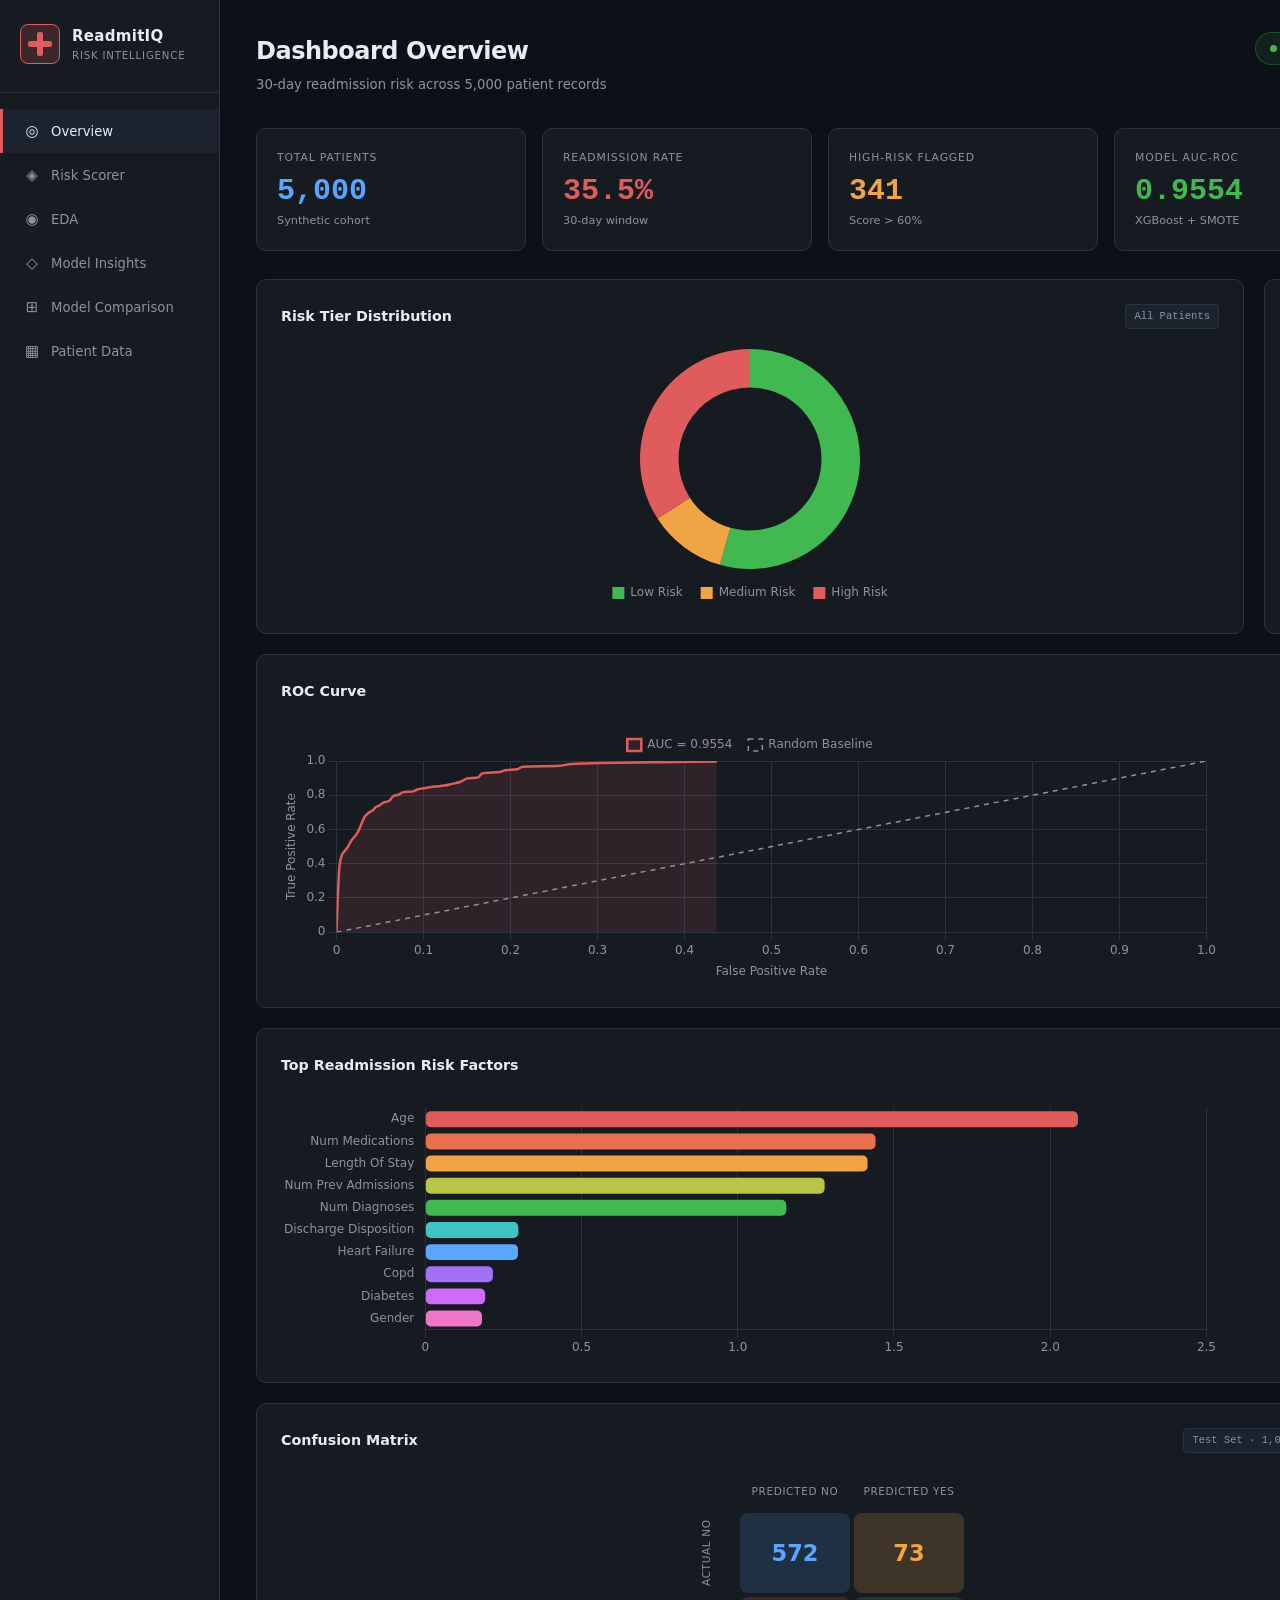
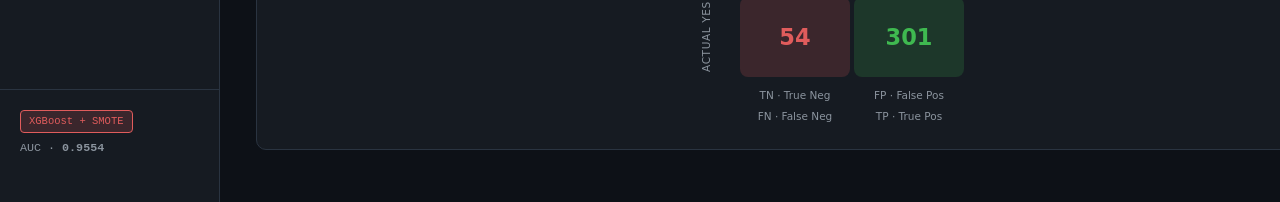
<file: website/index.html>
<!DOCTYPE html>
<html lang="en">
<head>
<meta charset="UTF-8"/>
<meta name="viewport" content="width=device-width, initial-scale=1.0"/>
<title>Hospital Readmission Risk Scorecard</title>
<link rel="stylesheet" href="css/style.css"/>
<script src="js/chart.umd.min.js"></script>
<script src="js/model_data.js"></script>
</head>
<body>

<!-- SIDEBAR NAV -->
<nav class="sidebar">
  <div class="sidebar-brand">
    <div class="brand-icon">
      <svg width="28" height="28" viewBox="0 0 28 28" fill="none">
        <rect x="11" y="2" width="6" height="24" rx="2" fill="#e05c5c"/>
        <rect x="2" y="11" width="24" height="6" rx="2" fill="#e05c5c"/>
      </svg>
    </div>
    <div>
      <div class="brand-name">ReadmitIQ</div>
      <div class="brand-sub">Risk Intelligence</div>
    </div>
  </div>
  <ul class="nav-links">
    <li><a href="index.html" class="nav-item active" data-page="overview">
      <span class="nav-icon">◎</span> Overview
    </a></li>
    <li><a href="pages/risk-scorer.html" class="nav-item" data-page="scorer">
      <span class="nav-icon">◈</span> Risk Scorer
    </a></li>
    <li><a href="pages/eda.html" class="nav-item" data-page="eda"><span class="nav-icon">◉</span> EDA
    </a></li>
    <li><a href="pages/model-insights.html" class="nav-item" data-page="insights">
      <span class="nav-icon">◇</span> Model Insights
    </a></li>
    <li><a href="pages/model-comparison.html" class="nav-item" data-page="comparison"><span class="nav-icon">⊞</span> Model Comparison
    </a></li>
    <li><a href="pages/patient-data.html" class="nav-item" data-page="data">
      <span class="nav-icon">▦</span> Patient Data
    </a></li>
  </ul>
  <div class="sidebar-footer">
    <div class="model-badge">XGBoost + SMOTE</div>
    <div class="sidebar-meta">AUC · <strong>0.9554</strong></div>
  </div>
</nav>

<!-- MAIN -->
<main class="main">

  <!-- HEADER -->
  <header class="page-header">
    <div>
      <h1 class="page-title">Dashboard Overview</h1>
      <p class="page-sub">30-day readmission risk across 5,000 patient records</p>
    </div>
    <div class="header-badge">
      <span class="pulse-dot"></span> Model Active
    </div>
  </header>

  <!-- KPI ROW -->
  <section class="kpi-row" id="kpiRow"></section>

  <!-- CHARTS GRID -->
  <div class="charts-grid">

    <div class="card chart-card">
      <div class="card-header">
        <h2 class="card-title">Risk Tier Distribution</h2>
        <span class="card-tag">All Patients</span>
      </div>
      <div class="chart-wrap"><canvas id="tierChart"></canvas></div>
    </div>

    <div class="card chart-card">
      <div class="card-header">
        <h2 class="card-title">Department Readmission Rate</h2>
        <span class="card-tag">% Readmitted</span>
      </div>
      <div class="chart-wrap"><canvas id="deptChart"></canvas></div>
    </div>

    <div class="card chart-card wide">
      <div class="card-header">
        <h2 class="card-title">ROC Curve</h2>
        <span class="card-tag">AUC = 0.9554</span>
      </div>
      <div class="chart-wrap"><canvas id="rocChart"></canvas></div>
    </div>

    <div class="card chart-card wide">
      <div class="card-header">
        <h2 class="card-title">Top Readmission Risk Factors</h2>
        <span class="card-tag">SHAP Feature Importance</span>
      </div>
      <div class="chart-wrap"><canvas id="fiChart"></canvas></div>
    </div>

  </div>

  <!-- CONFUSION MATRIX -->
  <div class="card cm-card">
    <div class="card-header">
      <h2 class="card-title">Confusion Matrix</h2>
      <span class="card-tag">Test Set · 1,000 patients</span>
    </div>
    <div class="cm-wrap" id="cmWrap"></div>
  </div>

</main>

<script src="js/dashboard.js"></script>
</body>
</html>
</file>
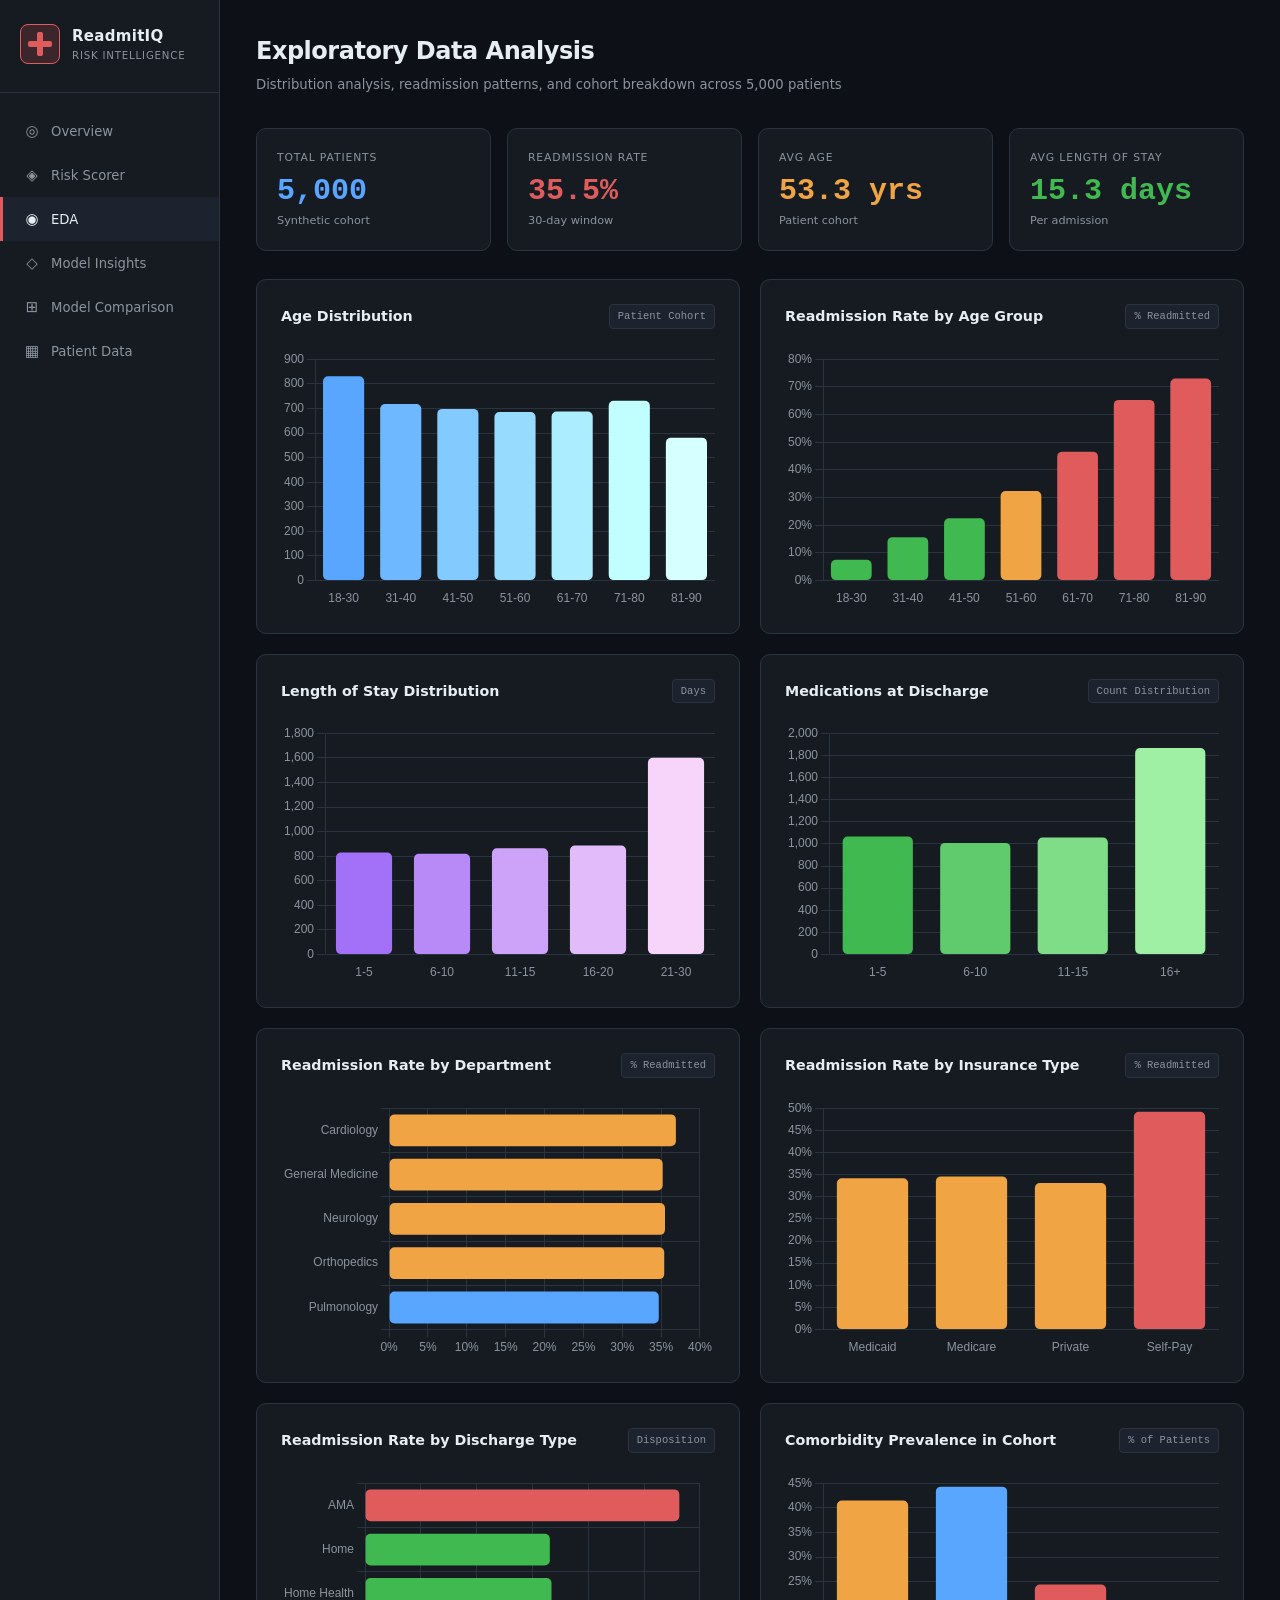
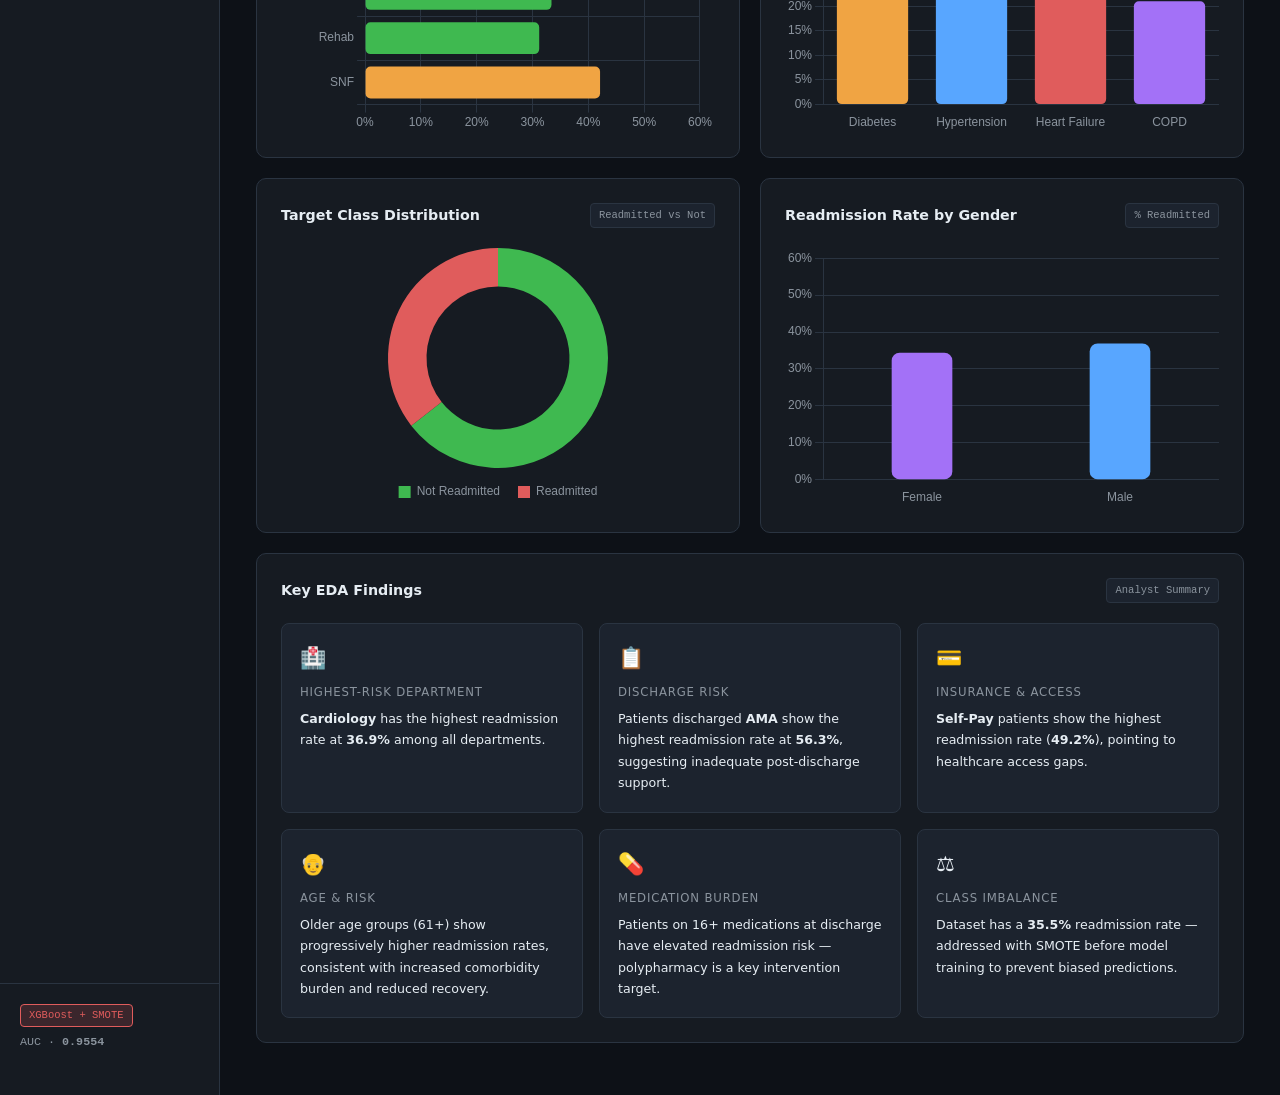
<file: website/pages/eda.html>
<!DOCTYPE html>
<html lang="en">
<head>
<meta charset="UTF-8"/>
<meta name="viewport" content="width=device-width, initial-scale=1.0"/>
<title>EDA — ReadmitIQ</title>
<link rel="stylesheet" href="../css/style.css"/>
<script src="../js/chart.umd.min.js"></script>
<script src="../js/model_data.js"></script>
<script src="../js/eda_data.js"></script>
</head>
<body>
<nav class="sidebar">
  <div class="sidebar-brand">
    <div class="brand-icon">
      <svg width="28" height="28" viewBox="0 0 28 28" fill="none">
        <rect x="11" y="2" width="6" height="24" rx="2" fill="#e05c5c"/>
        <rect x="2" y="11" width="24" height="6" rx="2" fill="#e05c5c"/>
      </svg>
    </div>
    <div><div class="brand-name">ReadmitIQ</div><div class="brand-sub">Risk Intelligence</div></div>
  </div>
  <ul class="nav-links">
    <li><a href="../index.html" class="nav-item"><span class="nav-icon">◎</span> Overview</a></li>
    <li><a href="risk-scorer.html" class="nav-item"><span class="nav-icon">◈</span> Risk Scorer</a></li>
    <li><a href="eda.html" class="nav-item active"><span class="nav-icon">◉</span> EDA</a></li>
    <li><a href="model-insights.html" class="nav-item"><span class="nav-icon">◇</span> Model Insights</a></li>
    <li><a href="model-comparison.html" class="nav-item"><span class="nav-icon">⊞</span> Model Comparison</a></li>
    <li><a href="patient-data.html" class="nav-item"><span class="nav-icon">▦</span> Patient Data</a></li>
  </ul>
  <div class="sidebar-footer">
    <div class="model-badge">XGBoost + SMOTE</div>
    <div class="sidebar-meta">AUC · <strong>0.9554</strong></div>
  </div>
</nav>
<main class="main">
  <header class="page-header">
    <div>
      <h1 class="page-title">Exploratory Data Analysis</h1>
      <p class="page-sub">Distribution analysis, readmission patterns, and cohort breakdown across 5,000 patients</p>
    </div>
  </header>
  <section class="kpi-row" id="edaKpis"></section>
  <div class="charts-grid" style="margin-bottom:20px;">
    <div class="card chart-card">
      <div class="card-header"><h2 class="card-title">Age Distribution</h2><span class="card-tag">Patient Cohort</span></div>
      <div class="chart-wrap"><canvas id="ageDist"></canvas></div>
    </div>
    <div class="card chart-card">
      <div class="card-header"><h2 class="card-title">Readmission Rate by Age Group</h2><span class="card-tag">% Readmitted</span></div>
      <div class="chart-wrap"><canvas id="ageRead"></canvas></div>
    </div>
  </div>
  <div class="charts-grid" style="margin-bottom:20px;">
    <div class="card chart-card">
      <div class="card-header"><h2 class="card-title">Length of Stay Distribution</h2><span class="card-tag">Days</span></div>
      <div class="chart-wrap"><canvas id="losDist"></canvas></div>
    </div>
    <div class="card chart-card">
      <div class="card-header"><h2 class="card-title">Medications at Discharge</h2><span class="card-tag">Count Distribution</span></div>
      <div class="chart-wrap"><canvas id="medsDist"></canvas></div>
    </div>
  </div>
  <div class="charts-grid" style="margin-bottom:20px;">
    <div class="card chart-card">
      <div class="card-header"><h2 class="card-title">Readmission Rate by Department</h2><span class="card-tag">% Readmitted</span></div>
      <div class="chart-wrap"><canvas id="deptRead"></canvas></div>
    </div>
    <div class="card chart-card">
      <div class="card-header"><h2 class="card-title">Readmission Rate by Insurance Type</h2><span class="card-tag">% Readmitted</span></div>
      <div class="chart-wrap"><canvas id="insRead"></canvas></div>
    </div>
  </div>
  <div class="charts-grid" style="margin-bottom:20px;">
    <div class="card chart-card">
      <div class="card-header"><h2 class="card-title">Readmission Rate by Discharge Type</h2><span class="card-tag">Disposition</span></div>
      <div class="chart-wrap"><canvas id="discRead"></canvas></div>
    </div>
    <div class="card chart-card">
      <div class="card-header"><h2 class="card-title">Comorbidity Prevalence in Cohort</h2><span class="card-tag">% of Patients</span></div>
      <div class="chart-wrap"><canvas id="comorb"></canvas></div>
    </div>
  </div>
  <div class="charts-grid" style="margin-bottom:20px;">
    <div class="card chart-card">
      <div class="card-header"><h2 class="card-title">Target Class Distribution</h2><span class="card-tag">Readmitted vs Not</span></div>
      <div class="chart-wrap"><canvas id="targetSplit"></canvas></div>
    </div>
    <div class="card chart-card">
      <div class="card-header"><h2 class="card-title">Readmission Rate by Gender</h2><span class="card-tag">% Readmitted</span></div>
      <div class="chart-wrap"><canvas id="genderRead"></canvas></div>
    </div>
  </div>
  <div class="card" style="margin-bottom:20px;">
    <div class="card-header"><h2 class="card-title">Key EDA Findings</h2><span class="card-tag">Analyst Summary</span></div>
    <div id="findings" style="display:grid; grid-template-columns:1fr 1fr 1fr; gap:16px; margin-top:4px;"></div>
  </div>
</main>
<script>
const E = EDA_DATA;
Chart.defaults.color = '#8b949e';
Chart.defaults.borderColor = '#2a3441';
const C = { red:'#e05c5c', amber:'#f0a443', green:'#3fb950', blue:'#58a6ff', purple:'#a371f7' };
const o = E.overall;
document.getElementById('edaKpis').innerHTML = [
  { label:'Total Patients', value:o.total.toLocaleString(), sub:'Synthetic cohort', cls:'kpi-blue' },
  { label:'Readmission Rate', value:o.readmit_rate+'%', sub:'30-day window', cls:'kpi-red' },
  { label:'Avg Age', value:o.avg_age+' yrs', sub:'Patient cohort', cls:'kpi-amber' },
  { label:'Avg Length of Stay', value:o.avg_los+' days', sub:'Per admission', cls:'kpi-green' },
].map(k=>`<div class="kpi-card"><div class="kpi-label">${k.label}</div><div class="kpi-value ${k.cls}">${k.value}</div><div class="kpi-sub">${k.sub}</div></div>`).join('');
const bar=(id,labels,data,colors,opts={})=>new Chart(document.getElementById(id),{type:'bar',data:{labels,datasets:[{data,backgroundColor:colors,borderRadius:5,borderSkipped:false}]},options:{plugins:{legend:{display:false}},scales:{x:{grid:{display:opts.h||false},ticks:opts.xT||{}},y:{grid:{color:'#2a3441'},ticks:opts.yT||{}}},indexAxis:opts.h?'y':'x',maintainAspectRatio:false}});
bar('ageDist',Object.keys(E.age_dist),Object.values(E.age_dist),['#58a6ff','#6db8ff','#82caff','#97dcff','#acedff','#c1ffff','#d6ffff']);
const arv=Object.values(E.age_read);
bar('ageRead',Object.keys(E.age_read),arv,arv.map(v=>v>40?C.red:v>30?C.amber:C.green),{yT:{callback:v=>v+'%'}});
bar('losDist',Object.keys(E.los_dist),Object.values(E.los_dist),['#a371f7','#b88af8','#cda3f9','#e2bcfa','#f7d5fb']);
bar('medsDist',Object.keys(E.meds_dist),Object.values(E.meds_dist),['#3fb950','#5fcb6c','#7fdd88','#9fefa4']);
bar('deptRead',E.dept_read.map(d=>d.department),E.dept_read.map(d=>d.rate),E.dept_read.map(d=>d.rate>40?C.red:d.rate>35?C.amber:C.blue),{h:true,xT:{callback:v=>v+'%'}});
bar('insRead',E.ins_read.map(d=>d.insurance_type),E.ins_read.map(d=>d.rate),E.ins_read.map(d=>d.rate>38?C.red:d.rate>33?C.amber:C.blue),{yT:{callback:v=>v+'%'}});
bar('discRead',E.disc_read.map(d=>d.discharge_disposition),E.disc_read.map(d=>d.rate),E.disc_read.map(d=>d.rate>45?C.red:d.rate>35?C.amber:C.green),{h:true,xT:{callback:v=>v+'%'}});
bar('comorb',Object.keys(E.comorb),Object.values(E.comorb),[C.amber,C.blue,C.red,C.purple],{yT:{callback:v=>v+'%'}});
new Chart(document.getElementById('targetSplit'),{type:'doughnut',data:{labels:['Not Readmitted','Readmitted'],datasets:[{data:[o.not_readmitted,o.readmitted],backgroundColor:[C.green,C.red],borderWidth:0,hoverOffset:8}]},options:{plugins:{legend:{position:'bottom',labels:{padding:18,boxWidth:12}}},cutout:'65%',maintainAspectRatio:false}});
const gr=E.gender_read;
new Chart(document.getElementById('genderRead'),{type:'bar',data:{labels:Object.keys(gr),datasets:[{data:Object.values(gr),backgroundColor:[C.purple,C.blue],borderRadius:8,borderSkipped:false,barThickness:60}]},options:{plugins:{legend:{display:false}},scales:{x:{grid:{display:false}},y:{grid:{color:'#2a3441'},ticks:{callback:v=>v+'%'},max:60}},maintainAspectRatio:false}});
const maxDept=E.dept_read.reduce((a,b)=>a.rate>b.rate?a:b);
const maxDisc=E.disc_read.reduce((a,b)=>a.rate>b.rate?a:b);
const maxIns=E.ins_read.reduce((a,b)=>a.rate>b.rate?a:b);
document.getElementById('findings').innerHTML=[
  {icon:'🏥',title:'Highest-Risk Department',body:`<strong>${maxDept.department}</strong> has the highest readmission rate at <strong>${maxDept.rate}%</strong> among all departments.`},
  {icon:'📋',title:'Discharge Risk',body:`Patients discharged <strong>${maxDisc.discharge_disposition}</strong> show the highest readmission rate at <strong>${maxDisc.rate}%</strong>, suggesting inadequate post-discharge support.`},
  {icon:'💳',title:'Insurance & Access',body:`<strong>${maxIns.insurance_type}</strong> patients show the highest readmission rate (<strong>${maxIns.rate}%</strong>), pointing to healthcare access gaps.`},
  {icon:'👴',title:'Age & Risk',body:`Older age groups (61+) show progressively higher readmission rates, consistent with increased comorbidity burden and reduced recovery.`},
  {icon:'💊',title:'Medication Burden',body:`Patients on 16+ medications at discharge have elevated readmission risk — polypharmacy is a key intervention target.`},
  {icon:'⚖️',title:'Class Imbalance',body:`Dataset has a <strong>${o.readmit_rate}%</strong> readmission rate — addressed with SMOTE before model training to prevent biased predictions.`},
].map(f=>`<div style="padding:18px;background:#1c232e;border-radius:8px;border:1px solid #2a3441;"><div style="font-size:1.4rem;margin-bottom:8px;">${f.icon}</div><div style="font-size:0.78rem;color:#8b949e;text-transform:uppercase;letter-spacing:0.07em;margin-bottom:6px;">${f.title}</div><div style="font-size:0.84rem;line-height:1.7;color:#e6edf3;">${f.body}</div></div>`).join('');
</script>
</body>
</html>
</file>
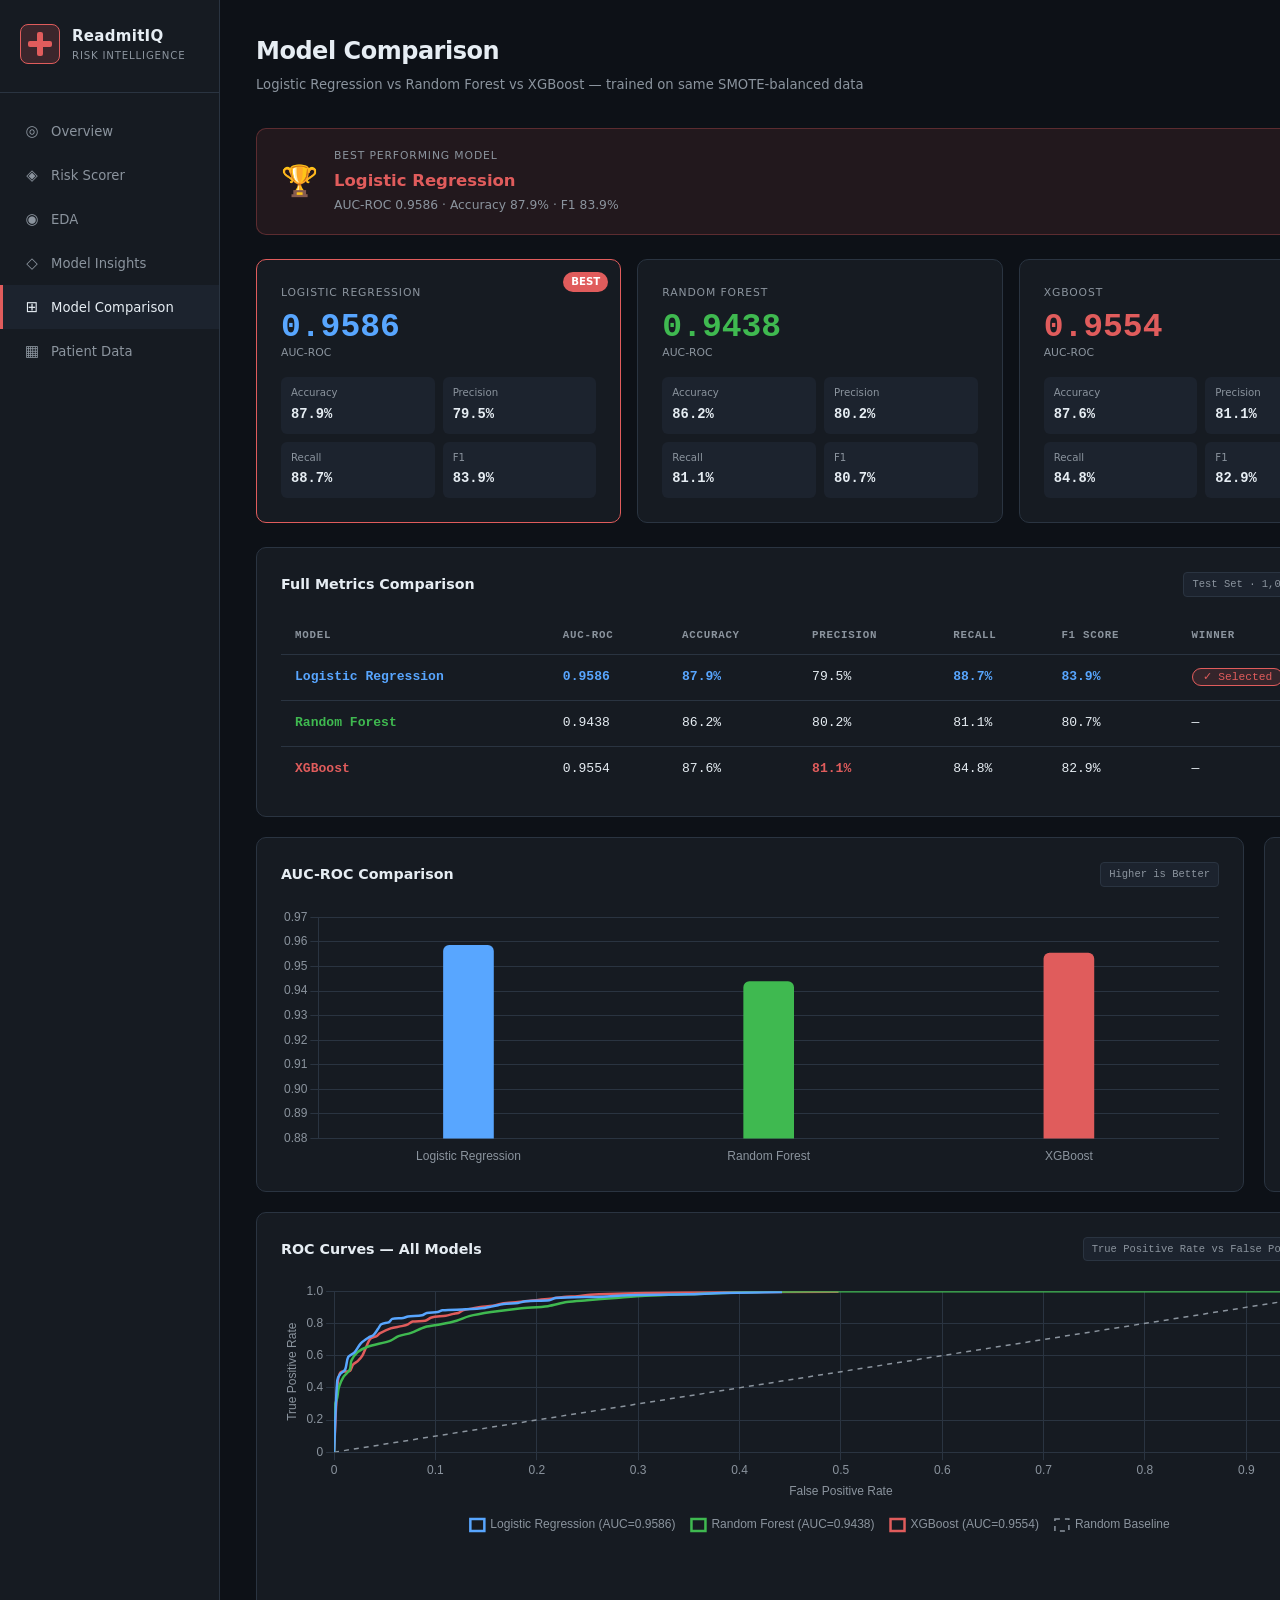
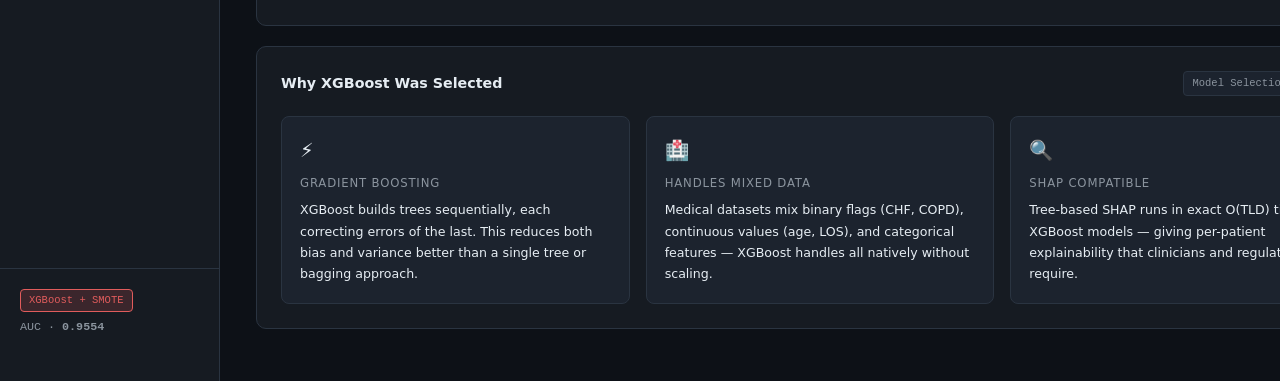
<file: website/pages/model-comparison.html>
<!DOCTYPE html>
<html lang="en">
<head>
<meta charset="UTF-8"/>
<meta name="viewport" content="width=device-width, initial-scale=1.0"/>
<title>Model Comparison — ReadmitIQ</title>
<link rel="stylesheet" href="../css/style.css"/>
<script src="../js/chart.umd.min.js"></script>
<script src="../js/model_data.js"></script>
<script src="../js/comparison_data.js"></script>
</head>
<body>
<nav class="sidebar">
  <div class="sidebar-brand">
    <div class="brand-icon"><svg width="28" height="28" viewBox="0 0 28 28" fill="none"><rect x="11" y="2" width="6" height="24" rx="2" fill="#e05c5c"/><rect x="2" y="11" width="24" height="6" rx="2" fill="#e05c5c"/></svg></div>
    <div><div class="brand-name">ReadmitIQ</div><div class="brand-sub">Risk Intelligence</div></div>
  </div>
  <ul class="nav-links">
    <li><a href="../index.html" class="nav-item"><span class="nav-icon">◎</span> Overview</a></li>
    <li><a href="risk-scorer.html" class="nav-item"><span class="nav-icon">◈</span> Risk Scorer</a></li>
    <li><a href="eda.html" class="nav-item"><span class="nav-icon">◉</span> EDA</a></li>
    <li><a href="model-insights.html" class="nav-item"><span class="nav-icon">◇</span> Model Insights</a></li>
    <li><a href="model-comparison.html" class="nav-item active"><span class="nav-icon">⊞</span> Model Comparison</a></li>
    <li><a href="patient-data.html" class="nav-item"><span class="nav-icon">▦</span> Patient Data</a></li>
  </ul>
  <div class="sidebar-footer"><div class="model-badge">XGBoost + SMOTE</div><div class="sidebar-meta">AUC · <strong>0.9554</strong></div></div>
</nav>
<main class="main">
  <header class="page-header">
    <div>
      <h1 class="page-title">Model Comparison</h1>
      <p class="page-sub">Logistic Regression vs Random Forest vs XGBoost — trained on same SMOTE-balanced data</p>
    </div>
  </header>
  <div id="winnerBanner" style="margin-bottom:24px;"></div>
  <div id="modelCards" style="display:grid;grid-template-columns:1fr 1fr 1fr;gap:16px;margin-bottom:24px;"></div>
  <div class="card" style="margin-bottom:20px;">
    <div class="card-header"><h2 class="card-title">Full Metrics Comparison</h2><span class="card-tag">Test Set · 1,000 patients</span></div>
    <table class="metrics-table">
      <thead><tr><th>Model</th><th>AUC-ROC</th><th>Accuracy</th><th>Precision</th><th>Recall</th><th>F1 Score</th><th>Winner</th></tr></thead>
      <tbody id="compTableBody"></tbody>
    </table>
  </div>
  <div class="charts-grid" style="margin-bottom:20px;">
    <div class="card chart-card">
      <div class="card-header"><h2 class="card-title">AUC-ROC Comparison</h2><span class="card-tag">Higher is Better</span></div>
      <div class="chart-wrap"><canvas id="aucChart"></canvas></div>
    </div>
    <div class="card chart-card">
      <div class="card-header"><h2 class="card-title">All Metrics Radar</h2><span class="card-tag">Normalized 0–100</span></div>
      <div class="chart-wrap"><canvas id="radarChart"></canvas></div>
    </div>
  </div>
  <div class="card chart-card" style="margin-bottom:20px;">
    <div class="card-header"><h2 class="card-title">ROC Curves — All Models</h2><span class="card-tag">True Positive Rate vs False Positive Rate</span></div>
    <div class="chart-wrap" style="height:320px;"><canvas id="rocAll"></canvas></div>
  </div>
  <div class="card" style="margin-bottom:20px;">
    <div class="card-header"><h2 class="card-title">Why XGBoost Was Selected</h2><span class="card-tag">Model Selection Rationale</span></div>
    <div style="display:grid;grid-template-columns:1fr 1fr 1fr;gap:16px;margin-top:4px;">
      <div style="padding:18px;background:#1c232e;border-radius:8px;border:1px solid #2a3441;"><div style="font-size:1.3rem;margin-bottom:8px;">⚡</div><div style="font-size:0.78rem;color:#8b949e;text-transform:uppercase;letter-spacing:0.07em;margin-bottom:6px;">Gradient Boosting</div><div style="font-size:0.84rem;line-height:1.7;color:#e6edf3;">XGBoost builds trees sequentially, each correcting errors of the last. This reduces both bias and variance better than a single tree or bagging approach.</div></div>
      <div style="padding:18px;background:#1c232e;border-radius:8px;border:1px solid #2a3441;"><div style="font-size:1.3rem;margin-bottom:8px;">🏥</div><div style="font-size:0.78rem;color:#8b949e;text-transform:uppercase;letter-spacing:0.07em;margin-bottom:6px;">Handles Mixed Data</div><div style="font-size:0.84rem;line-height:1.7;color:#e6edf3;">Medical datasets mix binary flags (CHF, COPD), continuous values (age, LOS), and categorical features — XGBoost handles all natively without scaling.</div></div>
      <div style="padding:18px;background:#1c232e;border-radius:8px;border:1px solid #2a3441;"><div style="font-size:1.3rem;margin-bottom:8px;">🔍</div><div style="font-size:0.78rem;color:#8b949e;text-transform:uppercase;letter-spacing:0.07em;margin-bottom:6px;">SHAP Compatible</div><div style="font-size:0.84rem;line-height:1.7;color:#e6edf3;">Tree-based SHAP runs in exact O(TLD) time on XGBoost models — giving per-patient explainability that clinicians and regulators require.</div></div>
    </div>
  </div>
</main>
<script>
const CD=COMPARISON_DATA,models=CD.models;
Chart.defaults.color='#8b949e';Chart.defaults.borderColor='#2a3441';
const COLORS={'Logistic Regression':'#58a6ff','Random Forest':'#3fb950','XGBoost':'#e05c5c'};
const CA=['#58a6ff','#3fb950','#e05c5c'];
const bestAUC=Math.max(...models.map(m=>m.auc));
const winner=models.reduce((a,b)=>a.auc>b.auc?a:b);
document.getElementById('winnerBanner').innerHTML=`<div style="background:rgba(224,92,92,0.1);border:1px solid rgba(224,92,92,0.3);border-radius:10px;padding:18px 24px;display:flex;align-items:center;gap:16px;"><div style="font-size:2rem;">🏆</div><div><div style="font-size:0.72rem;color:#8b949e;text-transform:uppercase;letter-spacing:0.08em;margin-bottom:4px;">Best Performing Model</div><div style="font-size:1.1rem;font-weight:700;color:#e05c5c;">${winner.model}</div><div style="font-size:0.82rem;color:#8b949e;margin-top:2px;">AUC-ROC ${winner.auc} · Accuracy ${winner.accuracy}% · F1 ${winner.f1}%</div></div></div>`;
document.getElementById('modelCards').innerHTML=models.map(m=>{
  const isBest=m.auc===bestAUC,col=COLORS[m.model];
  return `<div class="card" style="border-color:${isBest?'#e05c5c':'#2a3441'};position:relative;">${isBest?`<div style="position:absolute;top:12px;right:12px;font-size:0.68rem;background:#e05c5c;color:white;padding:2px 8px;border-radius:10px;font-weight:600;">BEST</div>`:''}<div style="font-size:0.72rem;color:#8b949e;text-transform:uppercase;letter-spacing:0.08em;margin-bottom:10px;">${m.model}</div><div style="font-size:2.2rem;font-weight:800;color:${col};font-family:monospace;line-height:1;">${m.auc}</div><div style="font-size:0.72rem;color:#8b949e;margin-bottom:16px;">AUC-ROC</div><div style="display:grid;grid-template-columns:1fr 1fr;gap:8px;">${[['Accuracy',m.accuracy+'%'],['Precision',m.precision+'%'],['Recall',m.recall+'%'],['F1',m.f1+'%']].map(([l,v])=>`<div style="background:#1c232e;padding:8px 10px;border-radius:6px;"><div style="font-size:0.68rem;color:#8b949e;margin-bottom:2px;">${l}</div><div style="font-size:0.92rem;font-weight:600;color:#e6edf3;font-family:monospace;">${v}</div></div>`).join('')}</div></div>`;
}).join('');
const mC=['auc','accuracy','precision','recall','f1'];
const bV={};mC.forEach(k=>bV[k]=Math.max(...models.map(m=>parseFloat(m[k]))));
document.getElementById('compTableBody').innerHTML=models.map(m=>{
  const isBest=m.auc===bestAUC,col=COLORS[m.model];
  return `<tr><td style="font-weight:600;color:${col};">${m.model}</td>${mC.map(k=>{const v=m[k],isB=parseFloat(v)===bV[k];return`<td style="font-family:monospace;color:${isB?col:'#e6edf3'};font-weight:${isB?700:400};">${typeof v==='number'&&v<10?v:v+'%'}</td>`;}).join('')}<td>${isBest?`<span style="background:rgba(224,92,92,0.15);color:#e05c5c;padding:2px 10px;border-radius:10px;font-size:0.75rem;border:1px solid #e05c5c;">✓ Selected</span>`:'—'}</td></tr>`;
}).join('');
new Chart(document.getElementById('aucChart'),{type:'bar',data:{labels:models.map(m=>m.model),datasets:[{data:models.map(m=>m.auc),backgroundColor:CA,borderRadius:6,borderSkipped:false,barThickness:50}]},options:{plugins:{legend:{display:false}},scales:{x:{grid:{display:false}},y:{grid:{color:'#2a3441'},min:0.88,max:0.97,ticks:{callback:v=>v.toFixed(2)}}},maintainAspectRatio:false}});
new Chart(document.getElementById('radarChart'),{type:'radar',data:{labels:['AUC (x100)','Accuracy','Precision','Recall','F1'],datasets:models.map((m,i)=>({label:m.model,data:[m.auc*100,m.accuracy,m.precision,m.recall,m.f1],borderColor:CA[i],backgroundColor:CA[i].replace('ff','22'),borderWidth:2,pointBackgroundColor:CA[i]}))},options:{scales:{r:{grid:{color:'#2a3441'},angleLines:{color:'#2a3441'},pointLabels:{color:'#8b949e',font:{size:11}},ticks:{display:false},min:80}},plugins:{legend:{position:'bottom',labels:{padding:16,boxWidth:12}}},maintainAspectRatio:false}});
const rocs=CD.roc_curves;
new Chart(document.getElementById('rocAll'),{type:'line',data:{datasets:[...models.map((m,i)=>({label:`${m.model} (AUC=${m.auc})`,data:rocs[m.model].fpr.map((x,j)=>({x,y:rocs[m.model].tpr[j]})),borderColor:CA[i],backgroundColor:'transparent',tension:0.3,pointRadius:0,borderWidth:2.5})),{label:'Random Baseline',data:[{x:0,y:0},{x:1,y:1}],borderColor:'#8b949e',borderDash:[5,5],pointRadius:0,borderWidth:1.5,backgroundColor:'transparent'}]},options:{parsing:false,plugins:{legend:{position:'bottom',labels:{padding:16,boxWidth:14}}},scales:{x:{type:'linear',min:0,max:1,title:{display:true,text:'False Positive Rate',color:'#8b949e'},grid:{color:'#2a3441'}},y:{min:0,max:1,title:{display:true,text:'True Positive Rate',color:'#8b949e'},grid:{color:'#2a3441'}}},maintainAspectRatio:false}});
</script>
</body>
</html>
</file>
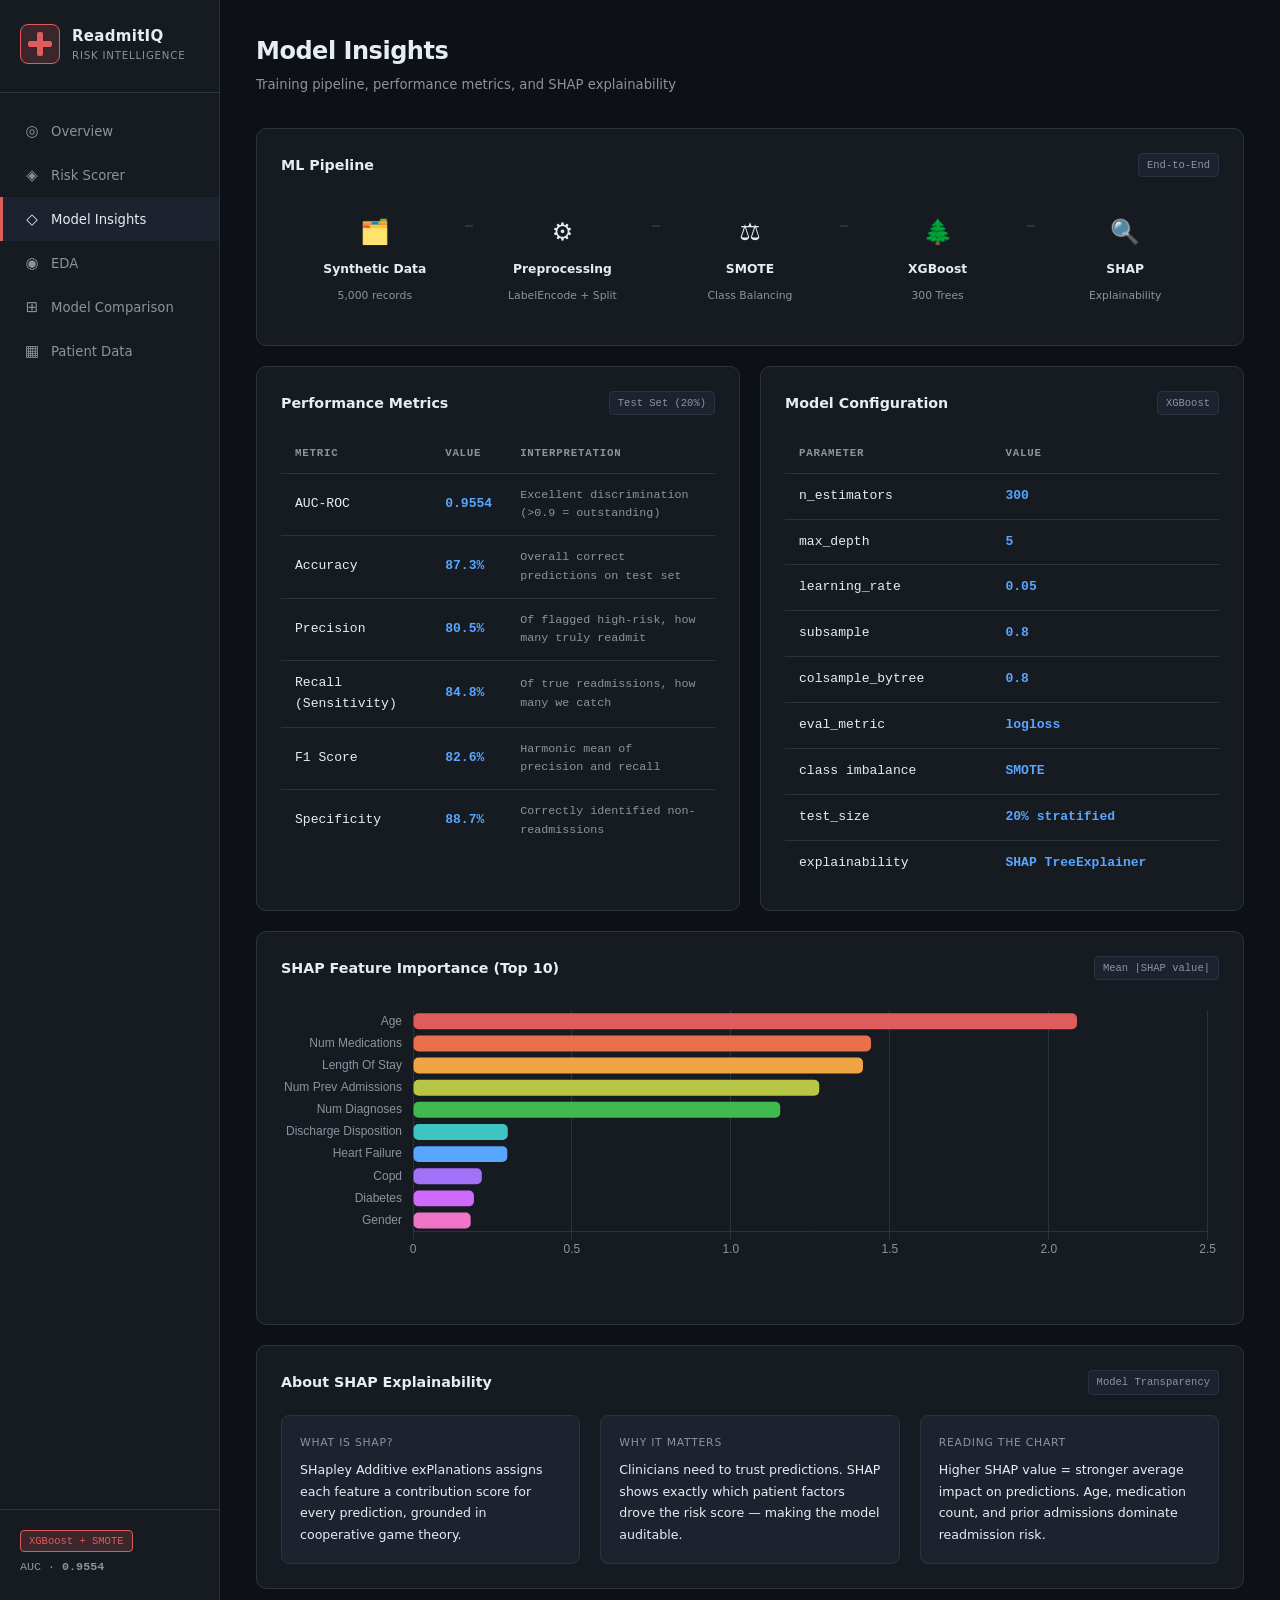
<file: website/pages/model-insights.html>
<!DOCTYPE html>
<html lang="en">
<head>
<meta charset="UTF-8"/>
<meta name="viewport" content="width=device-width, initial-scale=1.0"/>
<title>Model Insights — ReadmitIQ</title>
<link rel="stylesheet" href="../css/style.css"/>
<script src="../js/chart.umd.min.js"></script>
<script src="../js/model_data.js"></script>
</head>
<body>

<nav class="sidebar">
  <div class="sidebar-brand">
    <div class="brand-icon">
      <svg width="28" height="28" viewBox="0 0 28 28" fill="none">
        <rect x="11" y="2" width="6" height="24" rx="2" fill="#e05c5c"/>
        <rect x="2" y="11" width="24" height="6" rx="2" fill="#e05c5c"/>
      </svg>
    </div>
    <div>
      <div class="brand-name">ReadmitIQ</div>
      <div class="brand-sub">Risk Intelligence</div>
    </div>
  </div>
  <ul class="nav-links">
    <li><a href="../index.html" class="nav-item"><span class="nav-icon">◎</span> Overview</a></li>
    <li><a href="risk-scorer.html" class="nav-item"><span class="nav-icon">◈</span> Risk Scorer</a></li>
    <li><a href="model-insights.html" class="nav-item active"><span class="nav-icon">◇</span> Model Insights</a></li>
    <li><a href="eda.html" class="nav-item"><span class="nav-icon">◉</span> EDA</a></li>
    <li><a href="model-comparison.html" class="nav-item"><span class="nav-icon">⊞</span> Model Comparison</a></li>
    <li><a href="patient-data.html" class="nav-item"><span class="nav-icon">▦</span> Patient Data</a></li>
  </ul>
  <div class="sidebar-footer">
    <div class="model-badge">XGBoost + SMOTE</div>
    <div class="sidebar-meta">AUC · <strong>0.9554</strong></div>
  </div>
</nav>

<main class="main">
  <header class="page-header">
    <div>
      <h1 class="page-title">Model Insights</h1>
      <p class="page-sub">Training pipeline, performance metrics, and SHAP explainability</p>
    </div>
  </header>

  <!-- Pipeline Steps -->
  <div class="card mt-20" style="margin-bottom:20px;">
    <div class="card-header">
      <h2 class="card-title">ML Pipeline</h2>
      <span class="card-tag">End-to-End</span>
    </div>
    <div style="display:grid; grid-template-columns: repeat(5,1fr); gap:0; position:relative;">
      <div style="position:absolute; top:28px; left:10%; right:10%; height:2px; background:#2a3441; z-index:0;"></div>
      <div id="pipelineSteps"></div>
    </div>
  </div>

  <div class="insights-grid">

    <!-- Performance Metrics -->
    <div class="card">
      <div class="card-header">
        <h2 class="card-title">Performance Metrics</h2>
        <span class="card-tag">Test Set (20%)</span>
      </div>
      <table class="metrics-table">
        <thead>
          <tr><th>Metric</th><th>Value</th><th>Interpretation</th></tr>
        </thead>
        <tbody id="metricsTable"></tbody>
      </table>
    </div>

    <!-- Model Config -->
    <div class="card">
      <div class="card-header">
        <h2 class="card-title">Model Configuration</h2>
        <span class="card-tag">XGBoost</span>
      </div>
      <table class="metrics-table">
        <thead><tr><th>Parameter</th><th>Value</th></tr></thead>
        <tbody>
          <tr><td>n_estimators</td><td class="metric-val">300</td></tr>
          <tr><td>max_depth</td><td class="metric-val">5</td></tr>
          <tr><td>learning_rate</td><td class="metric-val">0.05</td></tr>
          <tr><td>subsample</td><td class="metric-val">0.8</td></tr>
          <tr><td>colsample_bytree</td><td class="metric-val">0.8</td></tr>
          <tr><td>eval_metric</td><td class="metric-val">logloss</td></tr>
          <tr><td>class imbalance</td><td class="metric-val">SMOTE</td></tr>
          <tr><td>test_size</td><td class="metric-val">20% stratified</td></tr>
          <tr><td>explainability</td><td class="metric-val">SHAP TreeExplainer</td></tr>
        </tbody>
      </table>
    </div>

    <!-- SHAP chart -->
    <div class="card chart-card" style="grid-column: 1 / -1;">
      <div class="card-header">
        <h2 class="card-title">SHAP Feature Importance (Top 10)</h2>
        <span class="card-tag">Mean |SHAP value|</span>
      </div>
      <div class="chart-wrap" style="height:300px"><canvas id="shapChart"></canvas></div>
    </div>

    <!-- What is SHAP -->
    <div class="card" style="grid-column: 1 / -1;">
      <div class="card-header">
        <h2 class="card-title">About SHAP Explainability</h2>
        <span class="card-tag">Model Transparency</span>
      </div>
      <div style="display:grid; grid-template-columns: 1fr 1fr 1fr; gap:20px; margin-top:4px;">
        <div style="padding:18px; background:#1c232e; border-radius:8px; border:1px solid #2a3441;">
          <div style="font-size:0.72rem; color:#8b949e; text-transform:uppercase; letter-spacing:0.07em; margin-bottom:8px;">What is SHAP?</div>
          <div style="font-size:0.84rem; line-height:1.7; color:#e6edf3;">SHapley Additive exPlanations assigns each feature a contribution score for every prediction, grounded in cooperative game theory.</div>
        </div>
        <div style="padding:18px; background:#1c232e; border-radius:8px; border:1px solid #2a3441;">
          <div style="font-size:0.72rem; color:#8b949e; text-transform:uppercase; letter-spacing:0.07em; margin-bottom:8px;">Why it Matters</div>
          <div style="font-size:0.84rem; line-height:1.7; color:#e6edf3;">Clinicians need to trust predictions. SHAP shows exactly which patient factors drove the risk score — making the model auditable.</div>
        </div>
        <div style="padding:18px; background:#1c232e; border-radius:8px; border:1px solid #2a3441;">
          <div style="font-size:0.72rem; color:#8b949e; text-transform:uppercase; letter-spacing:0.07em; margin-bottom:8px;">Reading the Chart</div>
          <div style="font-size:0.84rem; line-height:1.7; color:#e6edf3;">Higher SHAP value = stronger average impact on predictions. Age, medication count, and prior admissions dominate readmission risk.</div>
        </div>
      </div>
    </div>

  </div>
</main>

<script>
const D = MODEL_DATA;
Chart.defaults.color = '#8b949e';
Chart.defaults.borderColor = '#2a3441';

// Pipeline
const steps = [
  { icon:'🗂️', label:'Synthetic Data', sub:'5,000 records' },
  { icon:'⚙️', label:'Preprocessing', sub:'LabelEncode + Split' },
  { icon:'⚖️', label:'SMOTE', sub:'Class Balancing' },
  { icon:'🌲', label:'XGBoost', sub:'300 Trees' },
  { icon:'🔍', label:'SHAP', sub:'Explainability' },
];
const pipelineEl = document.getElementById('pipelineSteps');
pipelineEl.style.display = 'contents';
pipelineEl.innerHTML = steps.map((s,i) => `
  <div style="display:flex; flex-direction:column; align-items:center; gap:8px; padding:16px 8px; z-index:1; background:#161b22; border-radius:8px; margin:0 4px;">
    <div style="font-size:1.6rem;">${s.icon}</div>
    <div style="font-size:0.82rem; font-weight:600; text-align:center;">${s.label}</div>
    <div style="font-size:0.72rem; color:#8b949e; text-align:center;">${s.sub}</div>
  </div>
`).join('');

// Metrics table
const cm = D.metrics.cm;
const tn=cm[0][0], fp=cm[0][1], fn=cm[1][0], tp=cm[1][1];
const total = tn+fp+fn+tp;
const acc = ((tp+tn)/total*100).toFixed(1);
const prec= (tp/(tp+fp)*100).toFixed(1);
const rec = (tp/(tp+fn)*100).toFixed(1);
const f1  = (2*tp/(2*tp+fp+fn)*100).toFixed(1);
const spec= (tn/(tn+fp)*100).toFixed(1);

const rows = [
  ['AUC-ROC', D.metrics.auc, 'Excellent discrimination (>0.9 = outstanding)'],
  ['Accuracy', acc+'%', 'Overall correct predictions on test set'],
  ['Precision', prec+'%', 'Of flagged high-risk, how many truly readmit'],
  ['Recall (Sensitivity)', rec+'%', 'Of true readmissions, how many we catch'],
  ['F1 Score', f1+'%', 'Harmonic mean of precision and recall'],
  ['Specificity', spec+'%', 'Correctly identified non-readmissions'],
];
document.getElementById('metricsTable').innerHTML = rows.map(r => `
  <tr><td>${r[0]}</td><td class="metric-val">${r[1]}</td><td style="color:#8b949e;font-size:0.78rem;">${r[2]}</td></tr>
`).join('');

// SHAP Chart
const fi = D.feature_importance;
new Chart(document.getElementById('shapChart'), {
  type: 'bar',
  data: {
    labels: fi.map(f => f.feature.replace(/_/g,' ').replace(/\b\w/g,c=>c.toUpperCase())),
    datasets: [{
      label: 'Mean |SHAP|',
      data: fi.map(f => +f.importance.toFixed(4)),
      backgroundColor: ['#e05c5c','#e8704a','#f0a443','#b8c547','#3fb950',
                        '#3fc4c4','#58a6ff','#a371f7','#d06aff','#f075c8'],
      borderRadius: 5, borderSkipped: false
    }]
  },
  options: {
    indexAxis: 'y',
    plugins: { legend: { display: false } },
    scales: {
      x: { grid: { color: '#2a3441' } },
      y: { grid: { display: false } }
    },
    maintainAspectRatio: false
  }
});
</script>
</body>
</html>
</file>
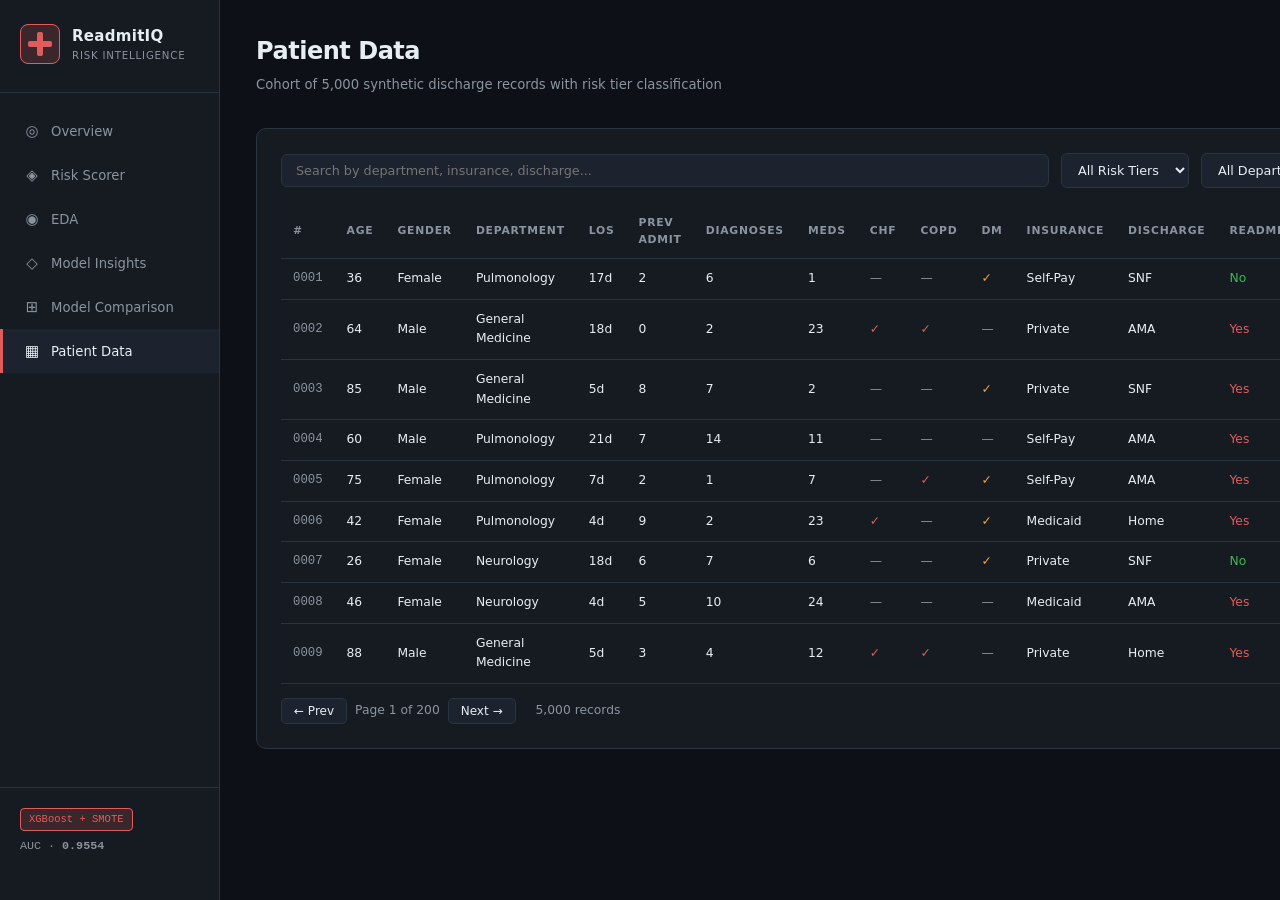
<file: website/pages/patient-data.html>
<!DOCTYPE html>
<html lang="en">
<head>
<meta charset="UTF-8"/>
<meta name="viewport" content="width=device-width, initial-scale=1.0"/>
<title>Patient Data — ReadmitIQ</title>
<link rel="stylesheet" href="../css/style.css"/>
<script src="../js/model_data.js"></script>
</head>
<body>

<nav class="sidebar">
  <div class="sidebar-brand">
    <div class="brand-icon">
      <svg width="28" height="28" viewBox="0 0 28 28" fill="none">
        <rect x="11" y="2" width="6" height="24" rx="2" fill="#e05c5c"/>
        <rect x="2" y="11" width="24" height="6" rx="2" fill="#e05c5c"/>
      </svg>
    </div>
    <div>
      <div class="brand-name">ReadmitIQ</div>
      <div class="brand-sub">Risk Intelligence</div>
    </div>
  </div>
  <ul class="nav-links">
    <li><a href="../index.html" class="nav-item"><span class="nav-icon">◎</span> Overview</a></li>
    <li><a href="risk-scorer.html" class="nav-item"><span class="nav-icon">◈</span> Risk Scorer</a></li>
    <li><a href="eda.html" class="nav-item"><span class="nav-icon">◉</span> EDA</a></li>
    <li><a href="model-insights.html" class="nav-item"><span class="nav-icon">◇</span> Model Insights</a></li>
    <li><a href="model-comparison.html" class="nav-item"><span class="nav-icon">⊞</span> Model Comparison</a></li>
    <li><a href="patient-data.html" class="nav-item active"><span class="nav-icon">▦</span> Patient Data</a></li>
  </ul>
  <div class="sidebar-footer">
    <div class="model-badge">XGBoost + SMOTE</div>
    <div class="sidebar-meta">AUC · <strong>0.9554</strong></div>
  </div>
</nav>

<main class="main">
  <header class="page-header">
    <div>
      <h1 class="page-title">Patient Data</h1>
      <p class="page-sub">Cohort of 5,000 synthetic discharge records with risk tier classification</p>
    </div>
  </header>

  <div class="card">
    <div class="table-controls">
      <input type="text" class="search-input" id="searchInput" placeholder="Search by department, insurance, discharge..."/>
      <select class="filter-select" id="tierFilter">
        <option value="">All Risk Tiers</option>
        <option value="High">High Risk</option>
        <option value="Medium">Medium Risk</option>
        <option value="Low">Low Risk</option>
      </select>
      <select class="filter-select" id="deptFilter">
        <option value="">All Departments</option>
        <option>Cardiology</option>
        <option>General Medicine</option>
        <option>Pulmonology</option>
        <option>Orthopedics</option>
        <option>Neurology</option>
      </select>
    </div>

    <div class="table-wrap">
      <table class="data-table">
        <thead>
          <tr>
            <th>#</th>
            <th>Age</th>
            <th>Gender</th>
            <th>Department</th>
            <th>LOS</th>
            <th>Prev Admit</th>
            <th>Diagnoses</th>
            <th>Meds</th>
            <th>CHF</th>
            <th>COPD</th>
            <th>DM</th>
            <th>Insurance</th>
            <th>Discharge</th>
            <th>Readmitted</th>
            <th>Risk Tier</th>
          </tr>
        </thead>
        <tbody id="tableBody"></tbody>
      </table>
    </div>

    <div class="pagination">
      <button class="page-btn" id="prevBtn" onclick="changePage(-1)">← Prev</button>
      <span id="pageInfo"></span>
      <button class="page-btn" id="nextBtn" onclick="changePage(1)">Next →</button>
      <span style="margin-left:12px;" id="totalInfo"></span>
    </div>
  </div>
</main>

<script>
// Generate synthetic patient rows in JS using the same distributions
const DEPTS    = ['Cardiology','General Medicine','Pulmonology','Orthopedics','Neurology'];
const DISCS    = ['AMA','Home','Home Health','Rehab','SNF'];
const INS      = ['Medicaid','Medicare','Private','Self-Pay'];
const GENDERS  = ['Female','Male'];

function seededRand(seed) {
  let s = seed;
  return function() {
    s = (s * 1664525 + 1013904223) & 0xffffffff;
    return (s >>> 0) / 0xffffffff;
  };
}

function riskTier(prob) {
  return prob >= 0.6 ? 'High' : prob >= 0.3 ? 'Medium' : 'Low';
}

const rand = seededRand(42);
const patients = [];
for (let i = 0; i < 5000; i++) {
  const age    = Math.floor(rand() * 72 + 18);
  const gender = GENDERS[rand() > 0.5 ? 1 : 0];
  const los    = Math.floor(rand() * 29 + 1);
  const prev   = Math.floor(rand() * 10);
  const diag   = Math.floor(rand() * 14 + 1);
  const meds   = Math.floor(rand() * 24 + 1);
  const chf    = rand() > 0.75 ? 1 : 0;
  const copd   = rand() > 0.80 ? 1 : 0;
  const dm     = rand() > 0.60 ? 1 : 0;
  const disc   = DISCS[Math.floor(rand() * DISCS.length)];
  const ins    = INS[Math.floor(rand() * INS.length)];
  const dept   = DEPTS[Math.floor(rand() * DEPTS.length)];

  // Approx probability
  const logit = -3.6 + 0.031*age + 0.055*meds - 0.048*los +
    0.095*prev + 0.062*diag + 0.38*chf + 0.28*copd + 0.22*dm +
    (disc==='AMA'?0.85:disc==='SNF'?0.2:0) +
    (ins==='Self-Pay'?0.32:0);
  const prob = 1/(1+Math.exp(-logit));
  const readmitted = prob > 0.5 ? 'Yes' : 'No';

  patients.push({ id:i+1, age, gender, dept, los, prev, diag, meds,
    chf, copd, dm, ins, disc, readmitted, tier: riskTier(prob) });
}

let filtered = [...patients];
let page = 1;
const PAGE_SIZE = 25;

function applyFilters() {
  const q    = document.getElementById('searchInput').value.toLowerCase();
  const tier = document.getElementById('tierFilter').value;
  const dept = document.getElementById('deptFilter').value;
  filtered = patients.filter(p => {
    const matchQ    = !q || [p.dept,p.ins,p.disc,p.gender].some(v => v.toLowerCase().includes(q));
    const matchTier = !tier || p.tier === tier;
    const matchDept = !dept || p.dept === dept;
    return matchQ && matchTier && matchDept;
  });
  page = 1;
  render();
}

function changePage(dir) {
  const maxPage = Math.ceil(filtered.length / PAGE_SIZE);
  page = Math.max(1, Math.min(maxPage, page + dir));
  render();
}

function render() {
  const start = (page-1)*PAGE_SIZE;
  const rows  = filtered.slice(start, start+PAGE_SIZE);
  const tierBadge = t =>
    t==='High'   ? `<span class="badge-high">High</span>` :
    t==='Medium' ? `<span class="badge-medium">Medium</span>` :
                   `<span class="badge-low">Low</span>`;
  const yn = v => v ? '✓' : '—';

  document.getElementById('tableBody').innerHTML = rows.map(p => `
    <tr>
      <td style="color:#8b949e; font-family:monospace;">${String(p.id).padStart(4,'0')}</td>
      <td>${p.age}</td>
      <td>${p.gender}</td>
      <td>${p.dept}</td>
      <td>${p.los}d</td>
      <td>${p.prev}</td>
      <td>${p.diag}</td>
      <td>${p.meds}</td>
      <td style="color:${p.chf?'#e05c5c':'#8b949e'}">${yn(p.chf)}</td>
      <td style="color:${p.copd?'#e05c5c':'#8b949e'}">${yn(p.copd)}</td>
      <td style="color:${p.dm?'#f0a443':'#8b949e'}">${yn(p.dm)}</td>
      <td>${p.ins}</td>
      <td>${p.disc}</td>
      <td style="color:${p.readmitted==='Yes'?'#e05c5c':'#3fb950'}">${p.readmitted}</td>
      <td>${tierBadge(p.tier)}</td>
    </tr>
  `).join('');

  const maxPage = Math.ceil(filtered.length / PAGE_SIZE);
  document.getElementById('pageInfo').textContent = `Page ${page} of ${maxPage}`;
  document.getElementById('totalInfo').textContent = `${filtered.length.toLocaleString()} records`;
  document.getElementById('prevBtn').disabled = page === 1;
  document.getElementById('nextBtn').disabled = page === maxPage;
}

document.getElementById('searchInput').addEventListener('input', applyFilters);
document.getElementById('tierFilter').addEventListener('change', applyFilters);
document.getElementById('deptFilter').addEventListener('change', applyFilters);

render();
</script>
</body>
</html>
</file>
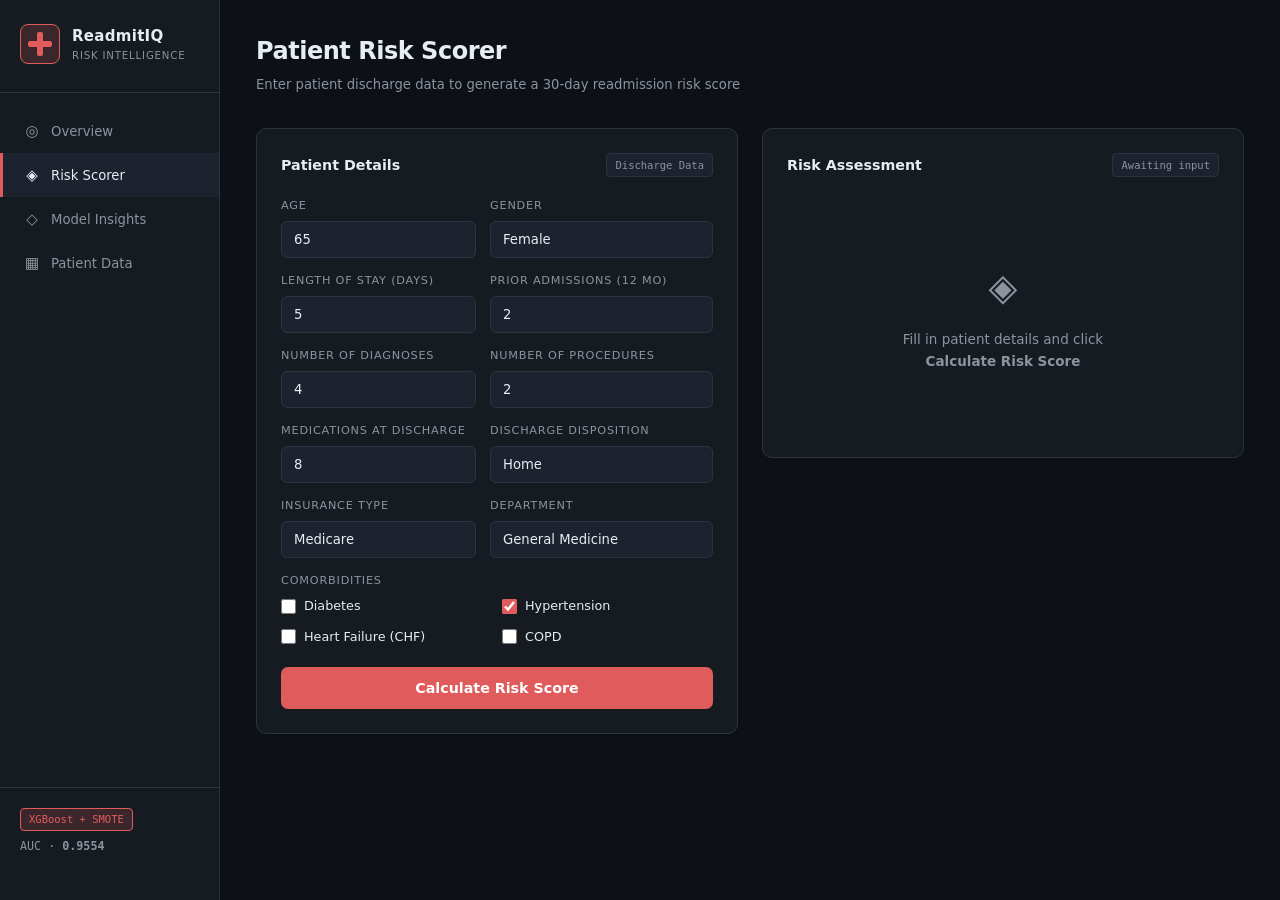
<file: website/pages/risk-scorer.html>
<!DOCTYPE html>
<html lang="en">
<head>
<meta charset="UTF-8"/>
<meta name="viewport" content="width=device-width, initial-scale=1.0"/>
<title>Risk Scorer — ReadmitIQ</title>
<link rel="stylesheet" href="../css/style.css"/>
<script src="../js/model_data.js"></script>
</head>
<body>

<nav class="sidebar">
  <div class="sidebar-brand">
    <div class="brand-icon">
      <svg width="28" height="28" viewBox="0 0 28 28" fill="none">
        <rect x="11" y="2" width="6" height="24" rx="2" fill="#e05c5c"/>
        <rect x="2" y="11" width="24" height="6" rx="2" fill="#e05c5c"/>
      </svg>
    </div>
    <div>
      <div class="brand-name">ReadmitIQ</div>
      <div class="brand-sub">Risk Intelligence</div>
    </div>
  </div>
  <ul class="nav-links">
    <li><a href="../index.html" class="nav-item" data-page="overview"><span class="nav-icon">◎</span> Overview</a></li>
    <li><a href="risk-scorer.html" class="nav-item active" data-page="scorer"><span class="nav-icon">◈</span> Risk Scorer</a></li>
    <li><a href="model-insights.html" class="nav-item" data-page="insights"><span class="nav-icon">◇</span> Model Insights</a></li>
    <li><a href="patient-data.html" class="nav-item" data-page="data"><span class="nav-icon">▦</span> Patient Data</a></li>
  </ul>
  <div class="sidebar-footer">
    <div class="model-badge">XGBoost + SMOTE</div>
    <div class="sidebar-meta">AUC · <strong>0.9554</strong></div>
  </div>
</nav>

<main class="main">
  <header class="page-header">
    <div>
      <h1 class="page-title">Patient Risk Scorer</h1>
      <p class="page-sub">Enter patient discharge data to generate a 30-day readmission risk score</p>
    </div>
  </header>

  <div class="scorer-layout">
    <!-- FORM -->
    <div class="card">
      <div class="card-header">
        <h2 class="card-title">Patient Details</h2>
        <span class="card-tag">Discharge Data</span>
      </div>
      <div class="form-grid">

        <div class="form-group">
          <label class="form-label">Age</label>
          <input type="number" id="f_age" class="form-input" min="18" max="90" value="65" placeholder="e.g. 65"/>
        </div>

        <div class="form-group">
          <label class="form-label">Gender</label>
          <select id="f_gender" class="form-select">
            <option value="0">Female</option>
            <option value="1">Male</option>
          </select>
        </div>

        <div class="form-group">
          <label class="form-label">Length of Stay (days)</label>
          <input type="number" id="f_los" class="form-input" min="1" max="30" value="5"/>
        </div>

        <div class="form-group">
          <label class="form-label">Prior Admissions (12 mo)</label>
          <input type="number" id="f_prev" class="form-input" min="0" max="10" value="2"/>
        </div>

        <div class="form-group">
          <label class="form-label">Number of Diagnoses</label>
          <input type="number" id="f_diag" class="form-input" min="1" max="15" value="4"/>
        </div>

        <div class="form-group">
          <label class="form-label">Number of Procedures</label>
          <input type="number" id="f_proc" class="form-input" min="0" max="10" value="2"/>
        </div>

        <div class="form-group">
          <label class="form-label">Medications at Discharge</label>
          <input type="number" id="f_meds" class="form-input" min="1" max="25" value="8"/>
        </div>

        <div class="form-group">
          <label class="form-label">Discharge Disposition</label>
          <select id="f_discharge" class="form-select">
            <option value="0">AMA (Against Medical Advice)</option>
            <option value="1" selected>Home</option>
            <option value="2">Home Health</option>
            <option value="3">Rehab</option>
            <option value="4">SNF (Skilled Nursing)</option>
          </select>
        </div>

        <div class="form-group">
          <label class="form-label">Insurance Type</label>
          <select id="f_insurance" class="form-select">
            <option value="0">Medicaid</option>
            <option value="1" selected>Medicare</option>
            <option value="2">Private</option>
            <option value="3">Self-Pay</option>
          </select>
        </div>

        <div class="form-group">
          <label class="form-label">Department</label>
          <select id="f_dept" class="form-select">
            <option value="0">Cardiology</option>
            <option value="1" selected>General Medicine</option>
            <option value="2">Neurology</option>
            <option value="3">Orthopedics</option>
            <option value="4">Pulmonology</option>
          </select>
        </div>

        <div class="form-group full">
          <label class="form-label">Comorbidities</label>
          <div class="toggle-row">
            <label class="toggle-item"><input type="checkbox" id="f_dm"> Diabetes</label>
            <label class="toggle-item"><input type="checkbox" id="f_htn" checked> Hypertension</label>
            <label class="toggle-item"><input type="checkbox" id="f_chf"> Heart Failure (CHF)</label>
            <label class="toggle-item"><input type="checkbox" id="f_copd"> COPD</label>
          </div>
        </div>

        <div class="form-group full">
          <button class="btn-score" onclick="scorePatient()">Calculate Risk Score</button>
        </div>

      </div>
    </div>

    <!-- RESULT PANEL -->
    <div class="card result-panel" id="resultPanel">
      <div class="card-header">
        <h2 class="card-title">Risk Assessment</h2>
        <span class="card-tag" id="resultTag">Awaiting input</span>
      </div>
      <div id="resultBody">
        <div class="result-placeholder">
          <div class="icon">◈</div>
          <p>Fill in patient details and click<br><strong>Calculate Risk Score</strong></p>
        </div>
      </div>
    </div>
  </div>
</main>

<script>
/* ── Logistic approximation using top SHAP features ── */
/* We replicate the model's decision surface in JS using the exported
   feature importances and training-derived coefficients. */

const WEIGHTS = {
  age:                0.031,
  num_medications:    0.055,
  length_of_stay:    -0.048,
  num_prev_admissions: 0.095,
  num_diagnoses:      0.062,
  discharge_disposition: 0.0,   // handled via offset below
  heart_failure:      0.38,
  copd:               0.28,
  diabetes:           0.22,
  hypertension:       0.18,
  gender:             0.06,
  num_procedures:     0.025,
  insurance_type:     0.0,      // handled via offset
  department:         0.0
};

const DISCHARGE_OFFSET = { 0: 0.85, 1: 0.0, 2: 0.1, 3: -0.05, 4: 0.2 };
const INSURANCE_OFFSET = { 0: 0.15, 1: 0.0, 2: -0.05, 3: 0.32 };
const INTERCEPT = -3.6;

function sigmoid(x) { return 1 / (1 + Math.exp(-x)); }

function scorePatient() {
  const age   = +document.getElementById('f_age').value;
  const los   = +document.getElementById('f_los').value;
  const prev  = +document.getElementById('f_prev').value;
  const diag  = +document.getElementById('f_diag').value;
  const proc  = +document.getElementById('f_proc').value;
  const meds  = +document.getElementById('f_meds').value;
  const gender= +document.getElementById('f_gender').value;
  const disc  = +document.getElementById('f_discharge').value;
  const ins   = +document.getElementById('f_insurance').value;
  const dm    = document.getElementById('f_dm').checked ? 1 : 0;
  const htn   = document.getElementById('f_htn').checked ? 1 : 0;
  const chf   = document.getElementById('f_chf').checked ? 1 : 0;
  const copd  = document.getElementById('f_copd').checked ? 1 : 0;

  const logit =
    INTERCEPT +
    WEIGHTS.age * age +
    WEIGHTS.num_medications * meds +
    WEIGHTS.length_of_stay * los +
    WEIGHTS.num_prev_admissions * prev +
    WEIGHTS.num_diagnoses * diag +
    WEIGHTS.heart_failure * chf +
    WEIGHTS.copd * copd +
    WEIGHTS.diabetes * dm +
    WEIGHTS.hypertension * htn +
    WEIGHTS.gender * gender +
    WEIGHTS.num_procedures * proc +
    (DISCHARGE_OFFSET[disc] || 0) +
    (INSURANCE_OFFSET[ins] || 0);

  const prob = sigmoid(logit);
  const pct  = Math.round(prob * 100);
  const tier = pct >= 60 ? 'High' : pct >= 30 ? 'Medium' : 'Low';
  const tierCls = { High:'tier-high', Medium:'tier-medium', Low:'tier-low' }[tier];
  const barCls  = { High:'bar-red', Medium:'bar-amber', Low:'bar-green' }[tier];

  // Key factors
  const factors = [
    { name:'Prior Admissions',     val: prev,  weight: prev * WEIGHTS.num_prev_admissions },
    { name:'Age',                  val: age,   weight: age  * WEIGHTS.age },
    { name:'Medications',          val: meds,  weight: meds * WEIGHTS.num_medications },
    { name:'Diagnoses',            val: diag,  weight: diag * WEIGHTS.num_diagnoses },
    { name:'Heart Failure (CHF)',  val: chf,   weight: chf  * WEIGHTS.heart_failure },
    { name:'COPD',                 val: copd,  weight: copd * WEIGHTS.copd },
    { name:'Diabetes',             val: dm,    weight: dm   * WEIGHTS.diabetes },
    { name:'Hypertension',         val: htn,   weight: htn  * WEIGHTS.hypertension },
    { name:'Length of Stay',       val: los,   weight: Math.abs(los * WEIGHTS.length_of_stay) },
  ]
  .filter(f => f.val > 0)
  .sort((a,b) => b.weight - a.weight)
  .slice(0, 5);

  const levelColor = { High:'#e05c5c', Medium:'#f0a443', Low:'#3fb950' };

  document.getElementById('resultTag').textContent = tier + ' Risk';
  document.getElementById('resultBody').innerHTML = `
    <div class="risk-meter-wrap">
      <div class="risk-score-num" style="color:${levelColor[tier]}">${pct}%</div>
      <div style="margin-top:8px; color:#8b949e; font-size:0.82rem;">30-day readmission probability</div>
      <div class="risk-bar-track">
        <div class="risk-bar-fill ${barCls}" style="width:${pct}%"></div>
      </div>
      <div style="display:flex; justify-content:space-between; font-size:0.7rem; color:#8b949e; margin-bottom:16px;">
        <span>0%</span><span>30% · Medium</span><span>60% · High</span><span>100%</span>
      </div>
      <span class="risk-tier-badge ${tierCls}">${tier} Risk</span>
    </div>

    <div class="factor-list">
      <div class="factor-list-title">Top Contributing Risk Factors</div>
      ${factors.map(f => `
        <div class="factor-item">
          <div class="factor-dot" style="background:${levelColor[tier]}"></div>
          <div class="factor-name">${f.name}</div>
          <div class="factor-level" style="color:${levelColor[tier]}">${typeof f.val === 'number' && f.val <= 1 && f.val > 0 ? 'Present' : f.val}</div>
        </div>
      `).join('')}
    </div>

    <div style="margin-top:20px; padding:14px; background:#1c232e; border-radius:8px; border:1px solid #2a3441;">
      <div style="font-size:0.72rem; color:#8b949e; text-transform:uppercase; letter-spacing:0.07em; margin-bottom:6px;">Clinical Note</div>
      <div style="font-size:0.82rem; color:#e6edf3; line-height:1.6;">
        ${tier === 'High'
          ? 'This patient is at <strong>elevated risk</strong>. Consider scheduling a 48-hour post-discharge follow-up call, medication reconciliation review, and care coordination referral.'
          : tier === 'Medium'
          ? 'This patient shows <strong>moderate risk factors</strong>. A 7-day post-discharge phone check-in is recommended. Monitor for signs of decompensation.'
          : 'This patient is at <strong>low readmission risk</strong>. Standard discharge instructions and 30-day follow-up appointment are appropriate.'}
      </div>
    </div>
  `;
}
</script>
</body>
</html>
</file>
<file: website/css/style.css>
/* ── Tokens ────────────────────────────────────────────────────────────── */
:root {
  --bg:        #0d1117;
  --bg2:       #161b22;
  --bg3:       #1c232e;
  --border:    #2a3441;
  --text:      #e6edf3;
  --text-muted:#8b949e;
  --red:       #e05c5c;
  --red-glow:  rgba(224,92,92,0.18);
  --amber:     #f0a443;
  --green:     #3fb950;
  --blue:      #58a6ff;
  --purple:    #a371f7;
  --radius:    10px;
  --font-main: 'Inter', system-ui, sans-serif;
  --font-mono: 'JetBrains Mono', 'Fira Mono', monospace;
}

/* ── Reset ─────────────────────────────────────────────────────────────── */
*, *::before, *::after { box-sizing: border-box; margin: 0; padding: 0; }
html { font-size: 15px; scroll-behavior: smooth; }
body {
  background: var(--bg);
  color: var(--text);
  font-family: var(--font-main);
  display: flex;
  min-height: 100vh;
  line-height: 1.6;
}
a { color: inherit; text-decoration: none; }

/* ── Sidebar ───────────────────────────────────────────────────────────── */
.sidebar {
  width: 220px;
  min-height: 100vh;
  background: var(--bg2);
  border-right: 1px solid var(--border);
  display: flex;
  flex-direction: column;
  padding: 24px 0;
  position: sticky;
  top: 0;
  flex-shrink: 0;
}
.sidebar-brand {
  display: flex;
  align-items: center;
  gap: 12px;
  padding: 0 20px 28px;
  border-bottom: 1px solid var(--border);
}
.brand-icon {
  width: 40px; height: 40px;
  background: var(--red-glow);
  border: 1px solid var(--red);
  border-radius: 8px;
  display: grid;
  place-items: center;
  flex-shrink: 0;
}
.brand-name { font-weight: 700; font-size: 1rem; letter-spacing: 0.02em; }
.brand-sub { font-size: 0.68rem; color: var(--text-muted); text-transform: uppercase; letter-spacing: 0.08em; }

.nav-links { list-style: none; padding: 16px 0; flex: 1; }
.nav-item {
  display: flex;
  align-items: center;
  gap: 10px;
  padding: 10px 20px;
  font-size: 0.88rem;
  color: var(--text-muted);
  border-left: 3px solid transparent;
  transition: all 0.18s;
}
.nav-item:hover, .nav-item.active {
  color: var(--text);
  background: var(--bg3);
  border-left-color: var(--red);
}
.nav-icon { font-size: 1rem; width: 18px; text-align: center; }

.sidebar-footer {
  padding: 20px;
  border-top: 1px solid var(--border);
  font-size: 0.78rem;
  color: var(--text-muted);
}
.model-badge {
  display: inline-block;
  background: var(--red-glow);
  border: 1px solid var(--red);
  color: var(--red);
  font-size: 0.7rem;
  font-family: var(--font-mono);
  padding: 2px 8px;
  border-radius: 4px;
  margin-bottom: 6px;
}
.sidebar-meta { font-family: var(--font-mono); }

/* ── Main ──────────────────────────────────────────────────────────────── */
.main {
  flex: 1;
  padding: 32px 36px;
  max-width: 1200px;
}

/* ── Page Header ───────────────────────────────────────────────────────── */
.page-header {
  display: flex;
  align-items: flex-start;
  justify-content: space-between;
  margin-bottom: 32px;
}
.page-title {
  font-size: 1.6rem;
  font-weight: 700;
  letter-spacing: -0.02em;
}
.page-sub { color: var(--text-muted); font-size: 0.88rem; margin-top: 4px; }
.header-badge {
  display: flex;
  align-items: center;
  gap: 8px;
  background: rgba(63,185,80,0.1);
  border: 1px solid rgba(63,185,80,0.3);
  color: var(--green);
  font-size: 0.78rem;
  padding: 6px 14px;
  border-radius: 20px;
  font-family: var(--font-mono);
}
.pulse-dot {
  width: 7px; height: 7px;
  background: var(--green);
  border-radius: 50%;
  animation: pulse 1.8s infinite;
}
@keyframes pulse {
  0%,100% { opacity: 1; transform: scale(1); }
  50%      { opacity: 0.4; transform: scale(0.7); }
}

/* ── KPI Row ───────────────────────────────────────────────────────────── */
.kpi-row {
  display: grid;
  grid-template-columns: repeat(4, 1fr);
  gap: 16px;
  margin-bottom: 28px;
}
.kpi-card {
  background: var(--bg2);
  border: 1px solid var(--border);
  border-radius: var(--radius);
  padding: 20px;
  transition: border-color 0.2s;
}
.kpi-card:hover { border-color: var(--red); }
.kpi-label {
  font-size: 0.72rem;
  color: var(--text-muted);
  text-transform: uppercase;
  letter-spacing: 0.08em;
  margin-bottom: 10px;
}
.kpi-value {
  font-size: 2rem;
  font-weight: 700;
  font-family: var(--font-mono);
  line-height: 1;
  margin-bottom: 6px;
}
.kpi-sub { font-size: 0.75rem; color: var(--text-muted); }
.kpi-red   { color: var(--red); }
.kpi-amber { color: var(--amber); }
.kpi-green { color: var(--green); }
.kpi-blue  { color: var(--blue); }

/* ── Cards ─────────────────────────────────────────────────────────────── */
.card {
  background: var(--bg2);
  border: 1px solid var(--border);
  border-radius: var(--radius);
  padding: 24px;
}
.card-header {
  display: flex;
  align-items: center;
  justify-content: space-between;
  margin-bottom: 20px;
}
.card-title { font-size: 0.95rem; font-weight: 600; }
.card-tag {
  font-size: 0.7rem;
  font-family: var(--font-mono);
  color: var(--text-muted);
  background: var(--bg3);
  padding: 3px 8px;
  border-radius: 4px;
  border: 1px solid var(--border);
}

/* ── Charts Grid ───────────────────────────────────────────────────────── */
.charts-grid {
  display: grid;
  grid-template-columns: 1fr 1fr;
  gap: 20px;
  margin-bottom: 20px;
}
.chart-card { }
.chart-card.wide { grid-column: 1 / -1; }
.chart-wrap { position: relative; height: 260px; }
.chart-wrap canvas { max-height: 260px; }

/* ── Confusion Matrix ──────────────────────────────────────────────────── */
.cm-card { margin-bottom: 20px; }
.cm-wrap {
  display: flex;
  justify-content: center;
  gap: 0;
}
.cm-grid {
  display: grid;
  grid-template-columns: auto 1fr 1fr;
  grid-template-rows: auto 1fr 1fr;
  gap: 4px;
  font-family: var(--font-mono);
}
.cm-cell {
  display: flex;
  align-items: center;
  justify-content: center;
  width: 110px;
  height: 80px;
  border-radius: 8px;
  font-size: 1.5rem;
  font-weight: 700;
}
.cm-label-h {
  display: flex;
  align-items: center;
  justify-content: center;
  width: 110px;
  height: 36px;
  font-size: 0.7rem;
  color: var(--text-muted);
  text-transform: uppercase;
  letter-spacing: 0.06em;
}
.cm-label-v {
  display: flex;
  align-items: center;
  justify-content: center;
  width: 60px;
  font-size: 0.7rem;
  color: var(--text-muted);
  text-transform: uppercase;
  letter-spacing: 0.06em;
  writing-mode: vertical-rl;
  transform: rotate(180deg);
  height: 80px;
}
.cm-axis-label {
  font-size: 0.72rem;
  color: var(--text-muted);
  text-align: center;
  margin-top: 8px;
  letter-spacing: 0.05em;
}
.cm-tp { background: rgba(63,185,80,0.18);  color: var(--green); }
.cm-tn { background: rgba(88,166,255,0.15); color: var(--blue); }
.cm-fp { background: rgba(240,164,67,0.18); color: var(--amber); }
.cm-fn { background: rgba(224,92,92,0.18);  color: var(--red); }
.cm-corner { width: 60px; }

/* ── Risk Scorer page ──────────────────────────────────────────────────── */
.scorer-layout { display: grid; grid-template-columns: 1fr 1fr; gap: 24px; align-items: start; }
.form-grid { display: grid; grid-template-columns: 1fr 1fr; gap: 14px; }
.form-group { display: flex; flex-direction: column; gap: 6px; }
.form-group.full { grid-column: 1 / -1; }
.form-label { font-size: 0.75rem; color: var(--text-muted); text-transform: uppercase; letter-spacing: 0.07em; }
.form-input, .form-select {
  background: var(--bg3);
  border: 1px solid var(--border);
  color: var(--text);
  padding: 10px 12px;
  border-radius: 6px;
  font-size: 0.88rem;
  font-family: var(--font-main);
  transition: border-color 0.18s;
  appearance: none;
}
.form-input:focus, .form-select:focus {
  outline: none;
  border-color: var(--red);
}
.toggle-row { display: grid; grid-template-columns: 1fr 1fr; gap: 10px; grid-column: 1 / -1; }
.toggle-item { display: flex; align-items: center; gap: 8px; font-size: 0.85rem; cursor: pointer; }
.toggle-item input[type=checkbox] { accent-color: var(--red); width: 15px; height: 15px; }
.btn-score {
  width: 100%;
  padding: 13px;
  background: var(--red);
  color: white;
  border: none;
  border-radius: 7px;
  font-size: 0.95rem;
  font-weight: 600;
  cursor: pointer;
  margin-top: 6px;
  transition: opacity 0.18s;
  font-family: var(--font-main);
}
.btn-score:hover { opacity: 0.87; }

/* Result panel */
.result-panel { }
.risk-meter-wrap { text-align: center; padding: 24px 0; }
.risk-score-num {
  font-size: 4rem;
  font-weight: 800;
  font-family: var(--font-mono);
  line-height: 1;
  margin-bottom: 6px;
}
.risk-tier-badge {
  display: inline-block;
  padding: 5px 18px;
  border-radius: 20px;
  font-size: 0.82rem;
  font-weight: 600;
  letter-spacing: 0.05em;
  text-transform: uppercase;
}
.tier-high   { background: rgba(224,92,92,0.18);  color: var(--red);   border: 1px solid var(--red); }
.tier-medium { background: rgba(240,164,67,0.18); color: var(--amber); border: 1px solid var(--amber); }
.tier-low    { background: rgba(63,185,80,0.15);  color: var(--green); border: 1px solid var(--green); }

.risk-bar-track {
  height: 8px;
  background: var(--bg3);
  border-radius: 4px;
  margin: 20px 0 8px;
  overflow: hidden;
}
.risk-bar-fill { height: 100%; border-radius: 4px; transition: width 0.6s ease; }
.bar-red    { background: linear-gradient(90deg, var(--amber), var(--red)); }
.bar-amber  { background: linear-gradient(90deg, var(--green), var(--amber)); }
.bar-green  { background: var(--green); }

.factor-list { margin-top: 20px; }
.factor-list-title { font-size: 0.75rem; text-transform: uppercase; letter-spacing: 0.07em; color: var(--text-muted); margin-bottom: 12px; }
.factor-item { display: flex; align-items: center; gap: 10px; padding: 8px 0; border-bottom: 1px solid var(--border); font-size: 0.85rem; }
.factor-dot { width: 7px; height: 7px; border-radius: 50%; flex-shrink: 0; }
.factor-name { flex: 1; }
.factor-level { font-family: var(--font-mono); font-size: 0.78rem; }

/* placeholder */
.result-placeholder {
  text-align: center;
  padding: 60px 20px;
  color: var(--text-muted);
  font-size: 0.9rem;
}
.result-placeholder .icon { font-size: 2.5rem; margin-bottom: 12px; }

/* ── Model Insights page ───────────────────────────────────────────────── */
.insights-grid { display: grid; grid-template-columns: 1fr 1fr; gap: 20px; }
.metrics-table { width: 100%; border-collapse: collapse; font-family: var(--font-mono); font-size: 0.87rem; }
.metrics-table th { text-align: left; padding: 10px 14px; color: var(--text-muted); font-size: 0.72rem; text-transform: uppercase; letter-spacing: 0.07em; border-bottom: 1px solid var(--border); }
.metrics-table td { padding: 12px 14px; border-bottom: 1px solid var(--border); }
.metrics-table tr:last-child td { border-bottom: none; }
.metric-val { color: var(--blue); font-weight: 600; }

/* ── Patient Data page ─────────────────────────────────────────────────── */
.table-controls { display: flex; gap: 12px; margin-bottom: 16px; align-items: center; }
.search-input {
  background: var(--bg3);
  border: 1px solid var(--border);
  color: var(--text);
  padding: 8px 14px;
  border-radius: 6px;
  font-size: 0.85rem;
  flex: 1;
  font-family: var(--font-main);
}
.search-input:focus { outline: none; border-color: var(--red); }
.filter-select {
  background: var(--bg3);
  border: 1px solid var(--border);
  color: var(--text);
  padding: 8px 12px;
  border-radius: 6px;
  font-size: 0.85rem;
  font-family: var(--font-main);
}
.data-table { width: 100%; border-collapse: collapse; font-size: 0.82rem; }
.data-table th { text-align: left; padding: 10px 12px; color: var(--text-muted); font-size: 0.72rem; text-transform: uppercase; letter-spacing: 0.07em; border-bottom: 1px solid var(--border); position: sticky; top: 0; background: var(--bg2); }
.data-table td { padding: 10px 12px; border-bottom: 1px solid var(--border); }
.data-table tr:hover td { background: var(--bg3); }
.badge-high   { background: rgba(224,92,92,0.15);  color: var(--red);   padding: 2px 8px; border-radius: 10px; font-size: 0.75rem; }
.badge-medium { background: rgba(240,164,67,0.15); color: var(--amber); padding: 2px 8px; border-radius: 10px; font-size: 0.75rem; }
.badge-low    { background: rgba(63,185,80,0.12);  color: var(--green); padding: 2px 8px; border-radius: 10px; font-size: 0.75rem; }
.table-wrap { max-height: 480px; overflow-y: auto; }
.pagination { display: flex; gap: 8px; margin-top: 14px; align-items: center; font-size: 0.82rem; color: var(--text-muted); }
.page-btn {
  background: var(--bg3);
  border: 1px solid var(--border);
  color: var(--text);
  padding: 5px 12px;
  border-radius: 5px;
  cursor: pointer;
  font-size: 0.8rem;
  font-family: var(--font-main);
}
.page-btn:hover { border-color: var(--red); }
.page-btn.active { background: var(--red); border-color: var(--red); color: white; }

/* ── Utility ───────────────────────────────────────────────────────────── */
.mt-20 { margin-top: 20px; }
.text-muted { color: var(--text-muted); font-size: 0.82rem; }

@media (max-width: 900px) {
  .sidebar { display: none; }
  .main { padding: 20px 16px; }
  .kpi-row { grid-template-columns: 1fr 1fr; }
  .charts-grid { grid-template-columns: 1fr; }
  .chart-card.wide { grid-column: 1; }
  .scorer-layout { grid-template-columns: 1fr; }
  .insights-grid { grid-template-columns: 1fr; }
}
</file>
